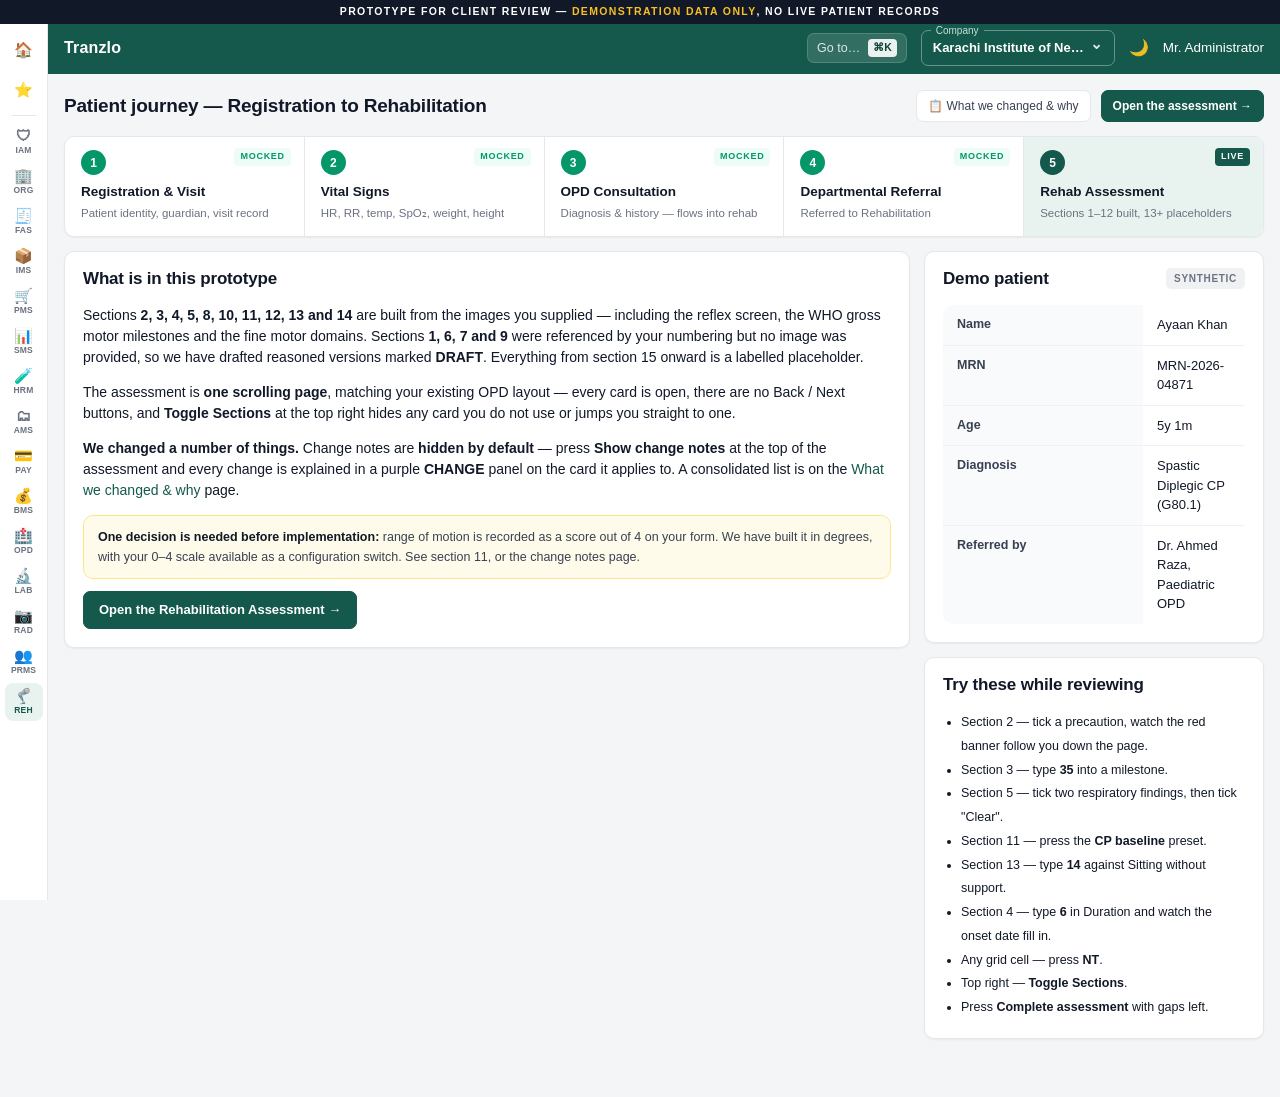
<file: index.html>
<!doctype html>
<html lang="en">
<head>
<meta charset="utf-8"><meta name="viewport" content="width=device-width, initial-scale=1">
<title>Rehabilitation Module — Prototype</title>
<link rel="stylesheet" href="assets/css/theme.css">
<link rel="stylesheet" href="assets/css/print.css">
</head>
<body>
<div class="proto-ribbon">Prototype for client review — <b>demonstration data only</b>, no live patient records</div>

<div class="page"><div class="wrap">
  <div class="pagebar">
    <h1>Patient journey — Registration to Rehabilitation</h1>
    <span class="spacer"></span>
    <a class="btn sm" href="change-notes.html">&#128203; What we changed &amp; why</a>
    <a class="btn sm primary" href="assessment.html">Open the assessment &rarr;</a>
  </div>

  <div class="jsteps">
    <a class="jstep done" href="journey/registration.html"><span class="tag">Mocked</span><div class="n">1</div><div class="t">Registration &amp; Visit</div><div class="d">Patient identity, guardian, visit record</div></a>
    <a class="jstep done" href="journey/vitals.html"><span class="tag">Mocked</span><div class="n">2</div><div class="t">Vital Signs</div><div class="d">HR, RR, temp, SpO&#8322;, weight, height</div></a>
    <a class="jstep done" href="journey/opd.html"><span class="tag">Mocked</span><div class="n">3</div><div class="t">OPD Consultation</div><div class="d">Diagnosis &amp; history — flows into rehab</div></a>
    <a class="jstep done" href="journey/referral.html"><span class="tag">Mocked</span><div class="n">4</div><div class="t">Departmental Referral</div><div class="d">Referred to Rehabilitation</div></a>
    <a class="jstep current" href="assessment.html"><span class="tag">Live</span><div class="n">5</div><div class="t">Rehab Assessment</div><div class="d">Sections 1&ndash;12 built, 13+ placeholders</div></a>
  </div>

  <div style="display:grid;grid-template-columns:1fr 340px;gap:14px;align-items:start" class="grid-resp">
    <div>
      <section class="card">
        <div class="ch"><h2>What is in this prototype</h2></div>
        <div class="cb">
          <p style="margin-top:0">Sections <b>2, 3, 4, 5, 8, 10, 11, 12, 13 and 14</b> are built from the images you supplied &mdash; including
          the reflex screen, the WHO gross motor milestones and the fine motor domains. Sections <b>1, 6, 7 and 9</b>
          were referenced by your numbering but no image was provided, so we have drafted reasoned versions marked
          <b>DRAFT</b>. Everything from section 15 onward is a labelled placeholder.</p>
          <p>The assessment is <b>one scrolling page</b>, matching your existing OPD layout — every card is open,
          there are no Back / Next buttons, and <b>Toggle Sections</b> at the top right hides any card you do not use
          or jumps you straight to one.</p>
          <p><b>We changed a number of things.</b> Change notes are <b>hidden by default</b> — press <b>Show change notes</b> at the top of the
          assessment and every change is explained in a purple <b>CHANGE</b> panel on the card it applies to. A consolidated list is on the
          <a href="change-notes.html">What we changed &amp; why</a> page.</p>
          <div class="callout warn"><b>One decision is needed before implementation:</b> range of motion is recorded as
          a score out of 4 on your form. We have built it in degrees, with your 0&ndash;4 scale available as a
          configuration switch. See section 11, or the change notes page.</div>
          <a class="btn primary" href="assessment.html">Open the Rehabilitation Assessment &rarr;</a>
        </div>
      </section>
    </div>

    <div>
      <section class="card">
        <div class="ch"><h2>Demo patient</h2><span class="tag">Synthetic</span></div>
        <div class="cb">
          <div class="kv" style="border:none">
            <div>Name</div><div>Ayaan Khan</div>
            <div>MRN</div><div>MRN-2026-04871</div>
            <div>Age</div><div id="ageCell">&mdash;</div>
            <div>Diagnosis</div><div>Spastic Diplegic CP (G80.1)</div>
            <div>Referred by</div><div>Dr. Ahmed Raza, Paediatric OPD</div>
          </div>
        </div>
      </section>
      <section class="card">
        <div class="ch"><h2>Try these while reviewing</h2></div>
        <div class="cb">
          <ul style="margin:0;padding-left:18px;font-size:12.5px;line-height:1.9">
            <li>Section 2 — tick a precaution, watch the red banner follow you down the page.</li>
            <li>Section 3 — type <b>35</b> into a milestone.</li>
            <li>Section 5 — tick two respiratory findings, then tick "Clear".</li>
            <li>Section 11 — press the <b>CP baseline</b> preset.</li>
            <li>Section 13 — type <b>14</b> against Sitting without support.</li>
            <li>Section 4 — type <b>6</b> in Duration and watch the onset date fill in.</li>
            <li>Any grid cell — press <b>NT</b>.</li>
            <li>Top right — <b>Toggle Sections</b>.</li>
            <li>Press <b>Complete assessment</b> with gaps left.</li>
          </ul>
        </div>
      </section>
    </div>
  </div>
</div></div>

<script src="assets/js/config.js"></script>
<script src="assets/js/demo-data.js"></script>
<script src="assets/js/components.js"></script>
<script>
  UI.shell({ active: 'REH' });
  document.getElementById('ageCell').textContent = UI.ageFromDob(DEMO.patient.dob).label;
</script>
<style>@media(max-width:940px){.grid-resp{grid-template-columns:1fr!important}}</style>
</body>
</html>
</file>
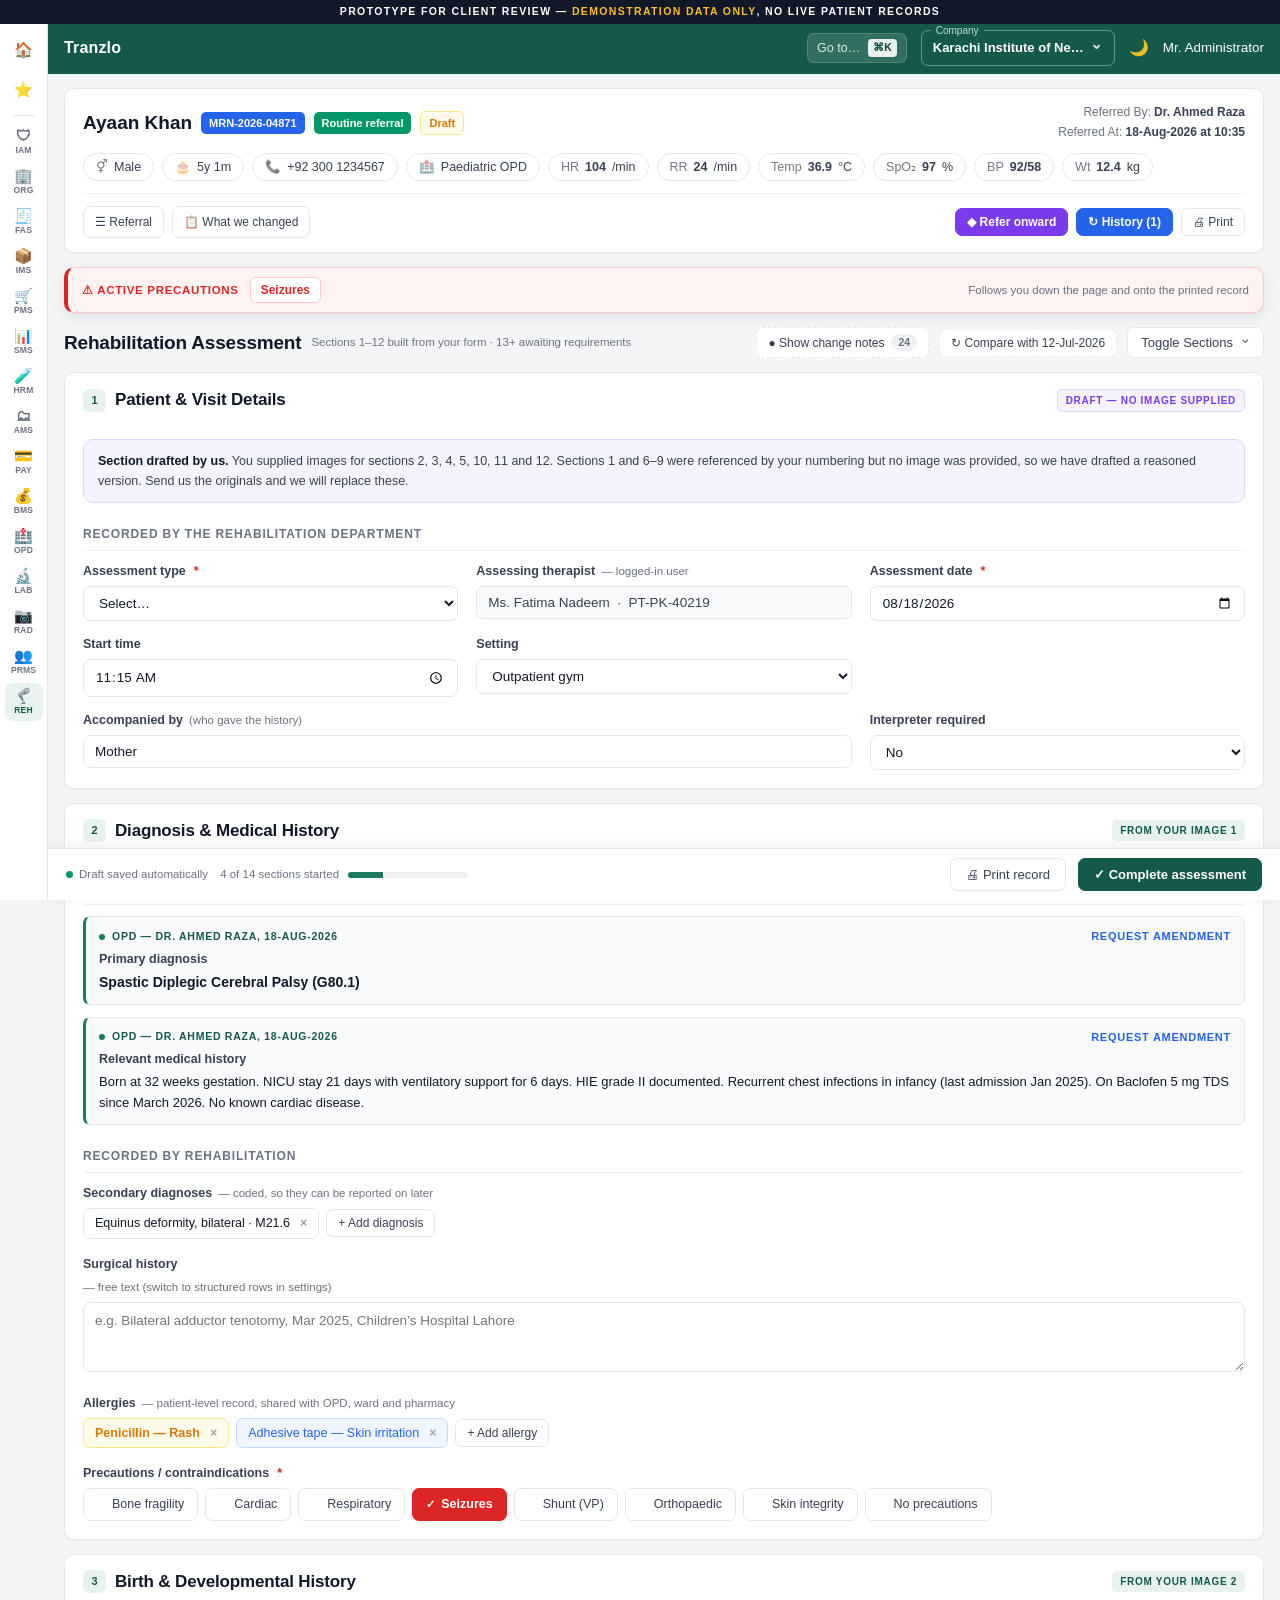
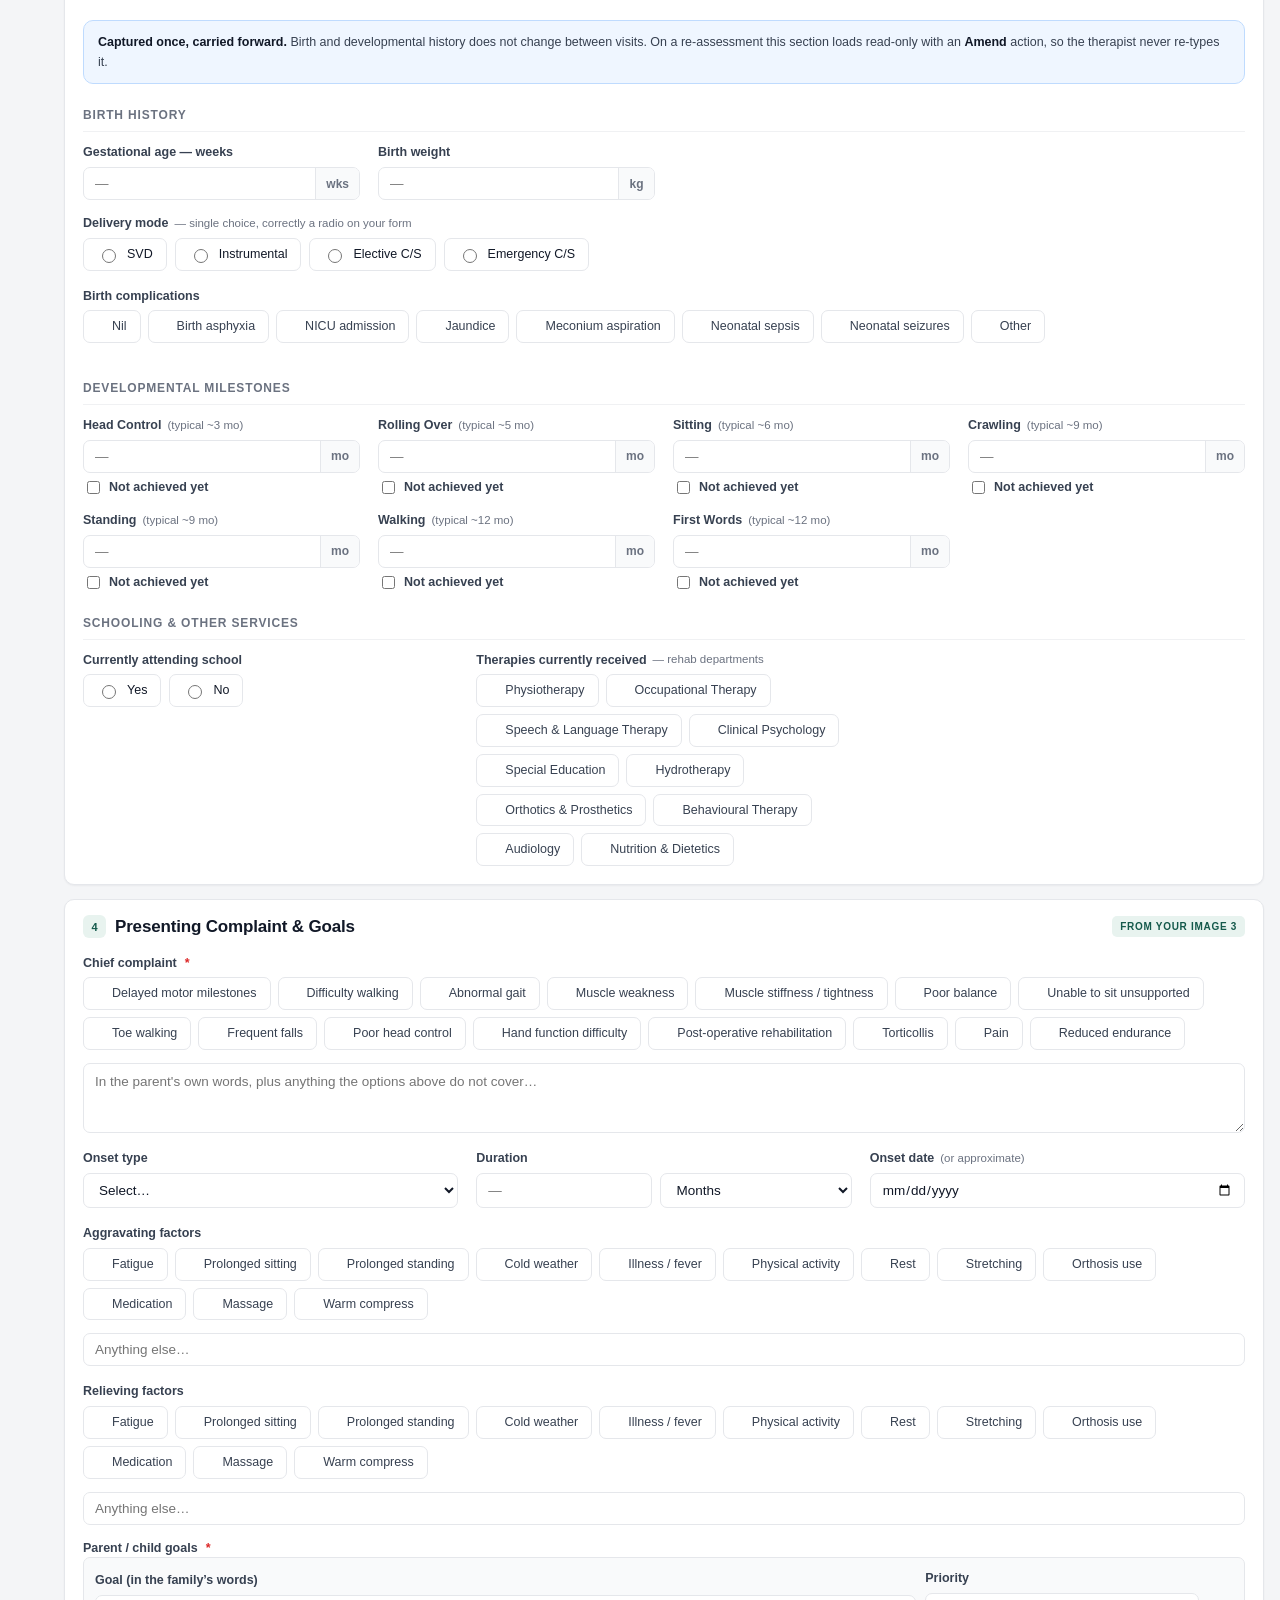
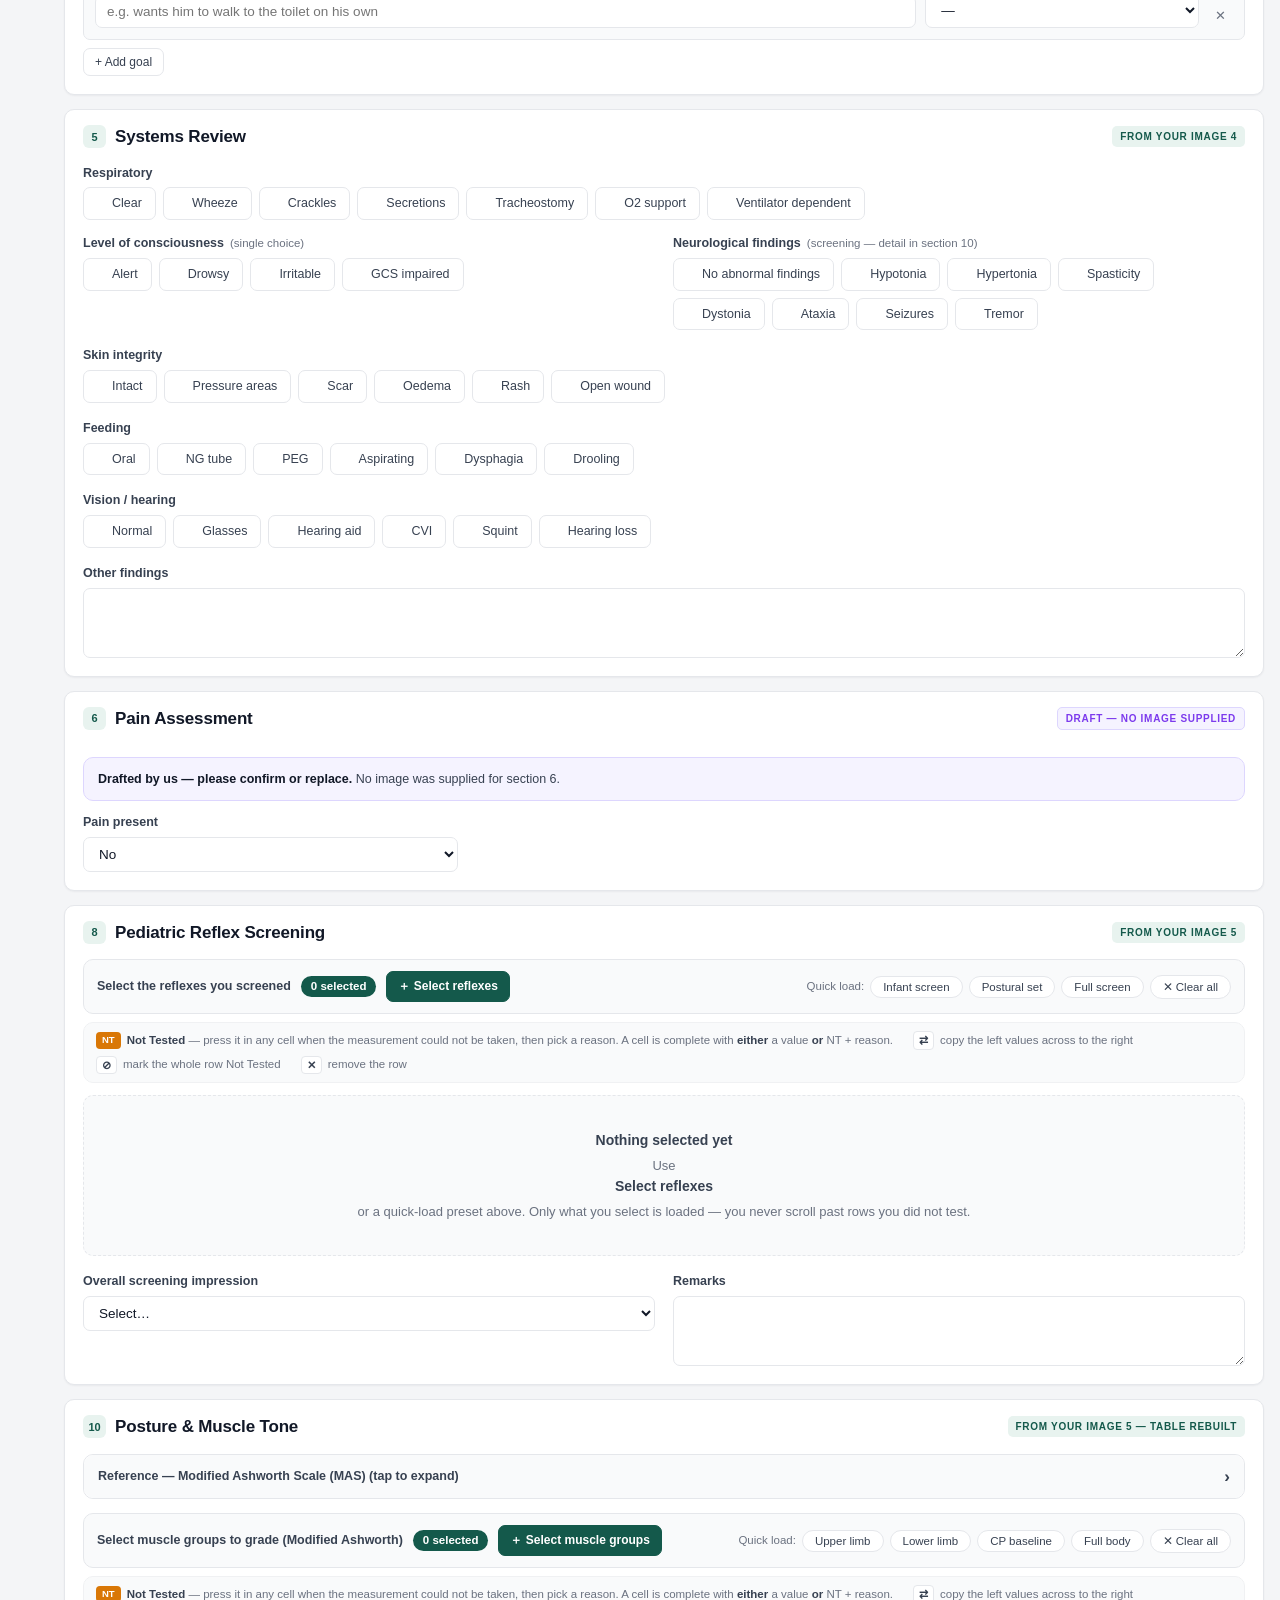
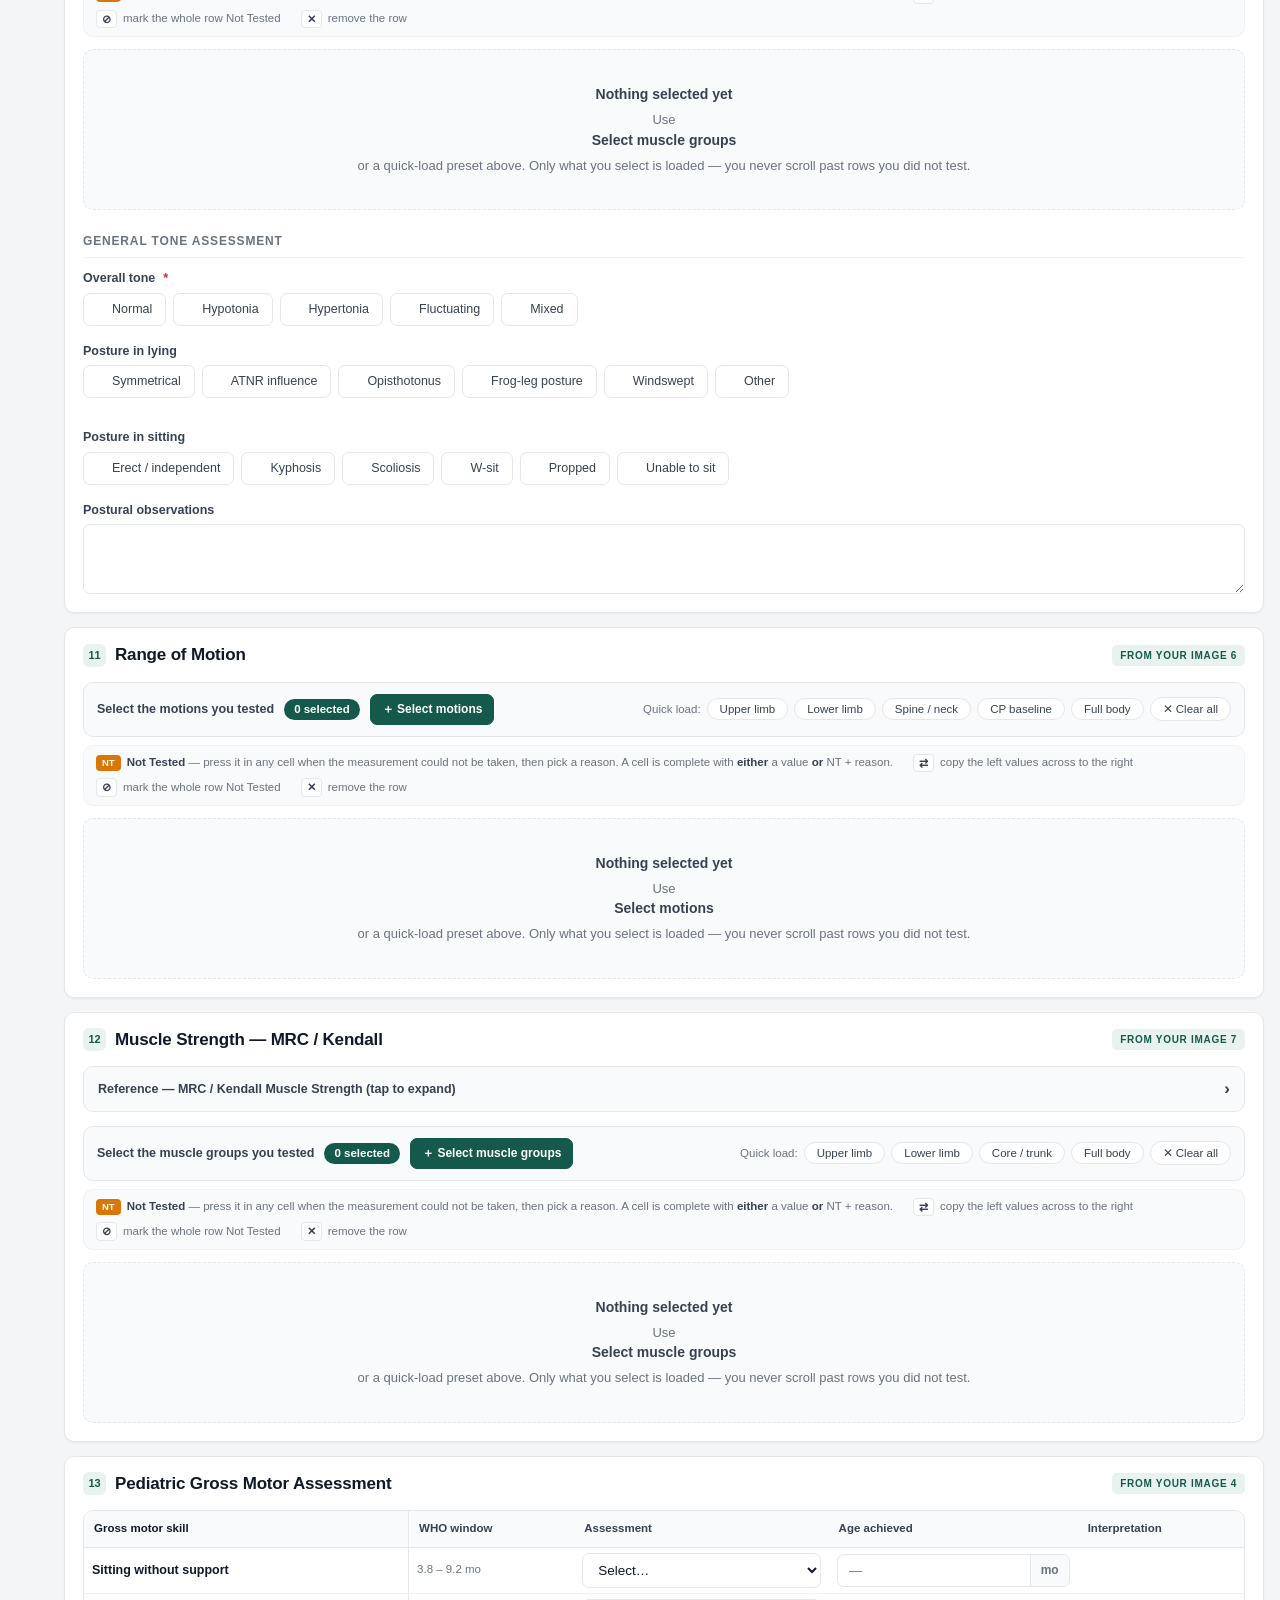
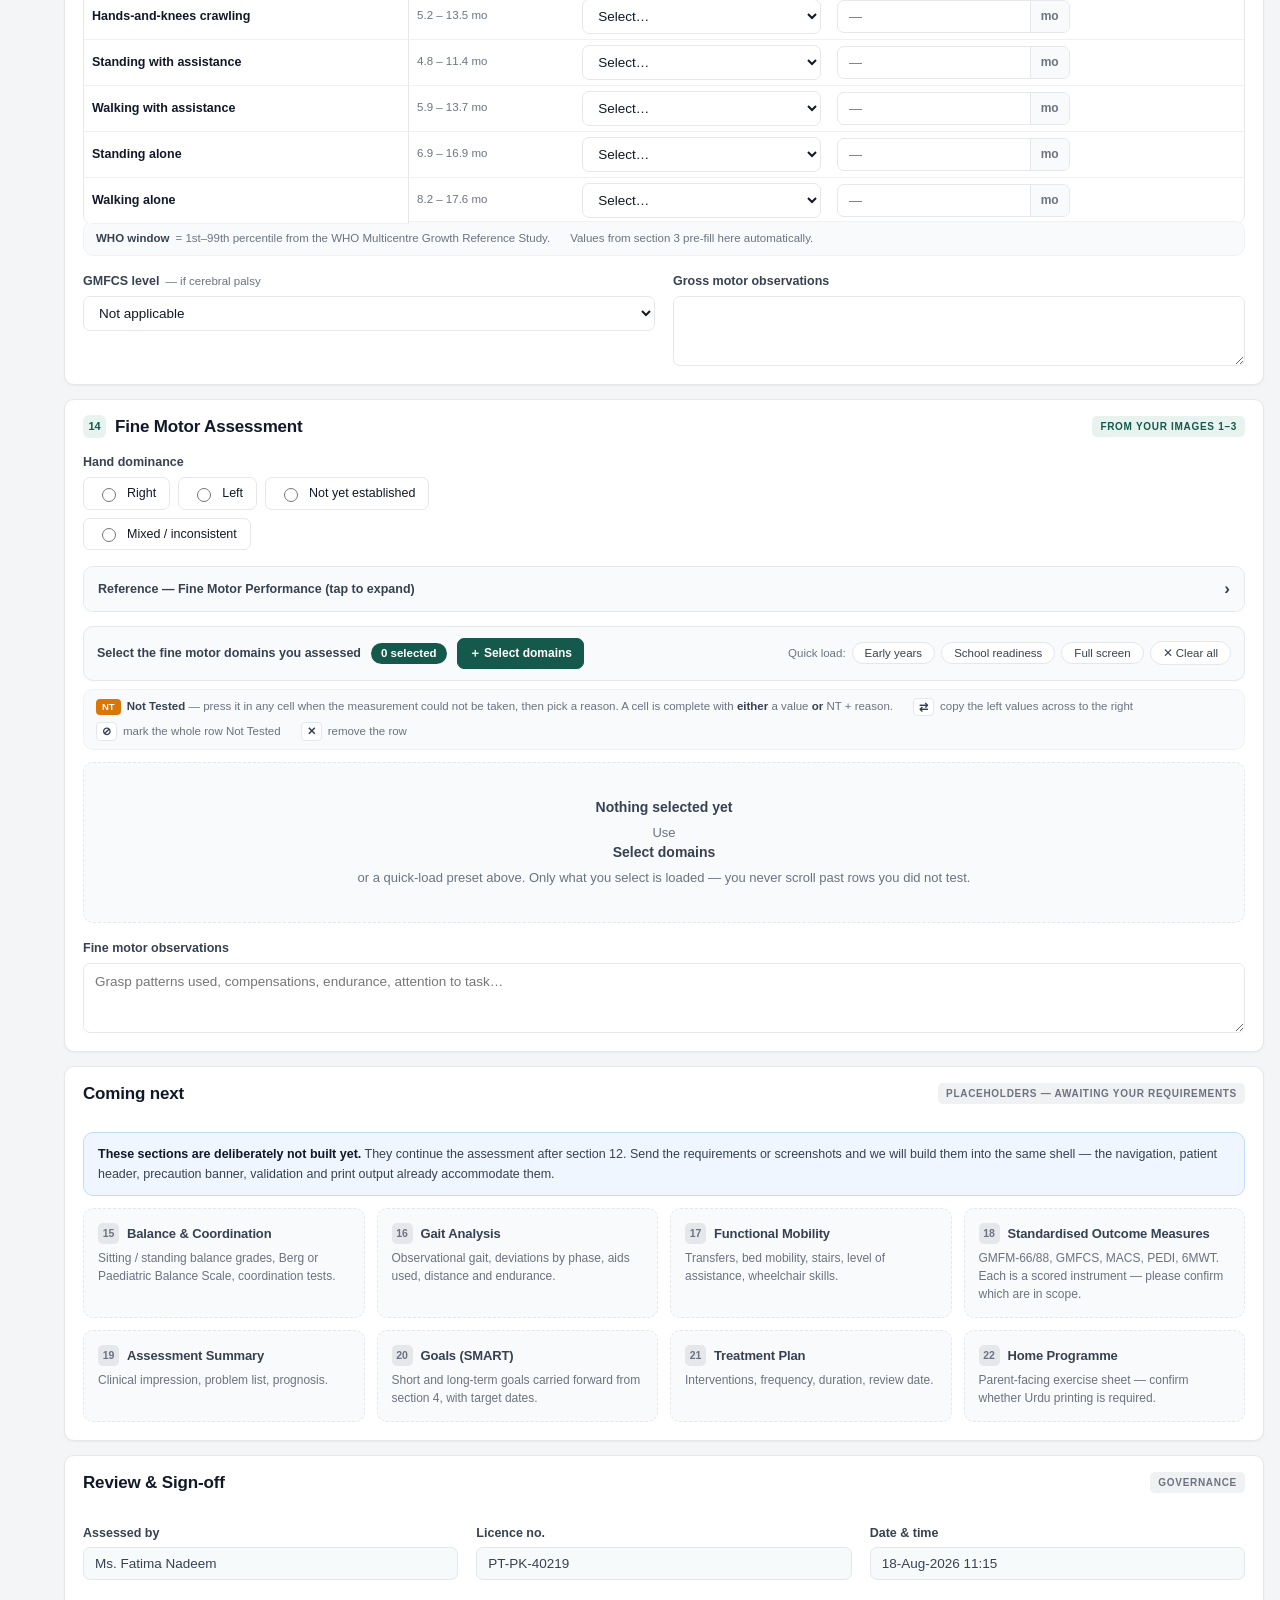
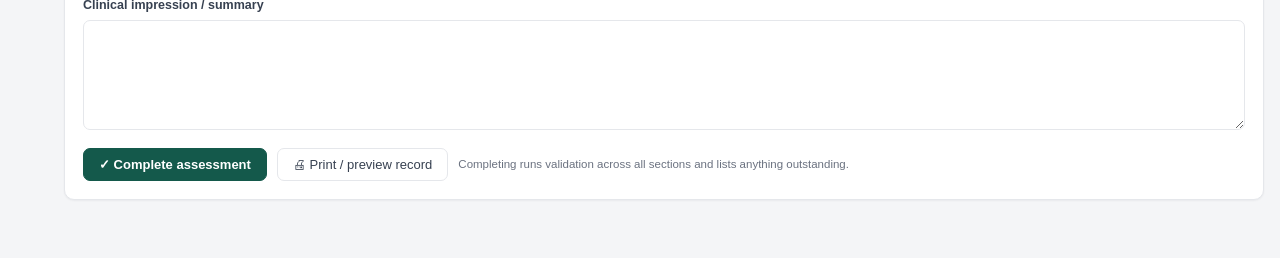
<file: assessment.html>
<!doctype html>
<html lang="en">
<head>
<meta charset="utf-8">
<meta name="viewport" content="width=device-width, initial-scale=1">
<title>Rehabilitation Assessment — Prototype</title>
<link rel="stylesheet" href="assets/css/theme.css">
<link rel="stylesheet" href="assets/css/print.css">
</head>
<body class="hide-notes">

<div class="proto-ribbon">Prototype for client review — <b>demonstration data only</b>, no live patient records</div>

<div class="page"><div class="wrap">

  <div id="patientBar"></div>

  <div class="pagebar">
    <h1>Rehabilitation Assessment</h1>
    <span class="hint">Sections 1&ndash;12 built from your form &middot; 13+ awaiting requirements</span>
    <span class="spacer"></span>
    <button class="btn sm tgl" type="button" id="btnNotes" aria-pressed="false"
      title="Show the notes explaining what we changed from your original form and why. Hidden by default.">
      &#9679; Show change notes <span class="cnt" id="notesCount"></span>
    </button>
    <button class="btn sm tgl" type="button" id="btnCompare" aria-pressed="false"
      title="Show values from the previous assessment beside each measurement">
      &#8635; Compare with 12-Jul-2026
    </button>
    <div class="sec-toggle" id="secToggle">
      <button class="tbtn" type="button" id="secToggleBtn">Toggle Sections</button>
      <div class="sec-menu" id="secMenu"></div>
    </div>
  </div>

  <div class="vsummary" id="vsummary"></div>


  <!-- ===================== 1. PATIENT & VISIT DETAILS ==================== -->
  <section class="card" id="sec-1" data-num="1" data-title="Patient &amp; Visit Details">
    <div class="ch"><h2><span class="num">1</span> Patient &amp; Visit Details</h2><span class="tag draft">Draft — no image supplied</span></div>
    <div class="cb">
      <div class="callout draft"><b>Section drafted by us.</b> You supplied images for sections 2, 3, 4, 5, 10, 11 and 12. Sections 1 and 6–9 were referenced by your numbering but no image was provided, so we have drafted a reasoned version. Send us the originals and we will replace these.</div>

      <details class="change-note" open>
        <summary>Patient identity is not repeated in this section</summary>
        <div class="cn-body">
          <p><span class="cn-k">What changed</span> — Name, MRN, age, sex, contact, clinic, vitals and the referral source are <b>not re-typed or re-listed here</b>. They already sit in the patient header at the top of the page, where they stay visible while the therapist scrolls. This section holds only what the rehabilitation department itself records.</p>
          <p><span class="cn-k">Why</span> — When the same field is typed in two departments, the two copies disagree within weeks and nobody knows which is correct. And repeating read-only demographics inside the form pushes the fields that <i>do</i> need filling further down the page for no benefit.</p>
          <p><span class="cn-k">Effect for the therapist</span> — Fewer fields to fill, identity always in view, and the demographic data on the physio record always matches the front desk.</p>
        </div>
      </details>

      <div class="sub">Recorded by the rehabilitation department</div>
      <div class="grid3">
        <div class="field">
          <label class="req">Assessment type</label>
          <select data-field="assessType" data-required="1">
            <option value="">Select…</option>
            <option>Initial assessment</option><option>Re-assessment</option>
            <option>Pre-discharge assessment</option><option>Annual review</option>
          </select>
          <span class="err-msg">Required</span>
        </div>
        <div class="field">
          <label>Assessing therapist <span class="hint">— logged-in user</span></label>
          <input type="text" data-field="therapist" id="therapistField" readonly>
        </div>
        <div class="field">
          <label class="req">Assessment date</label>
          <input type="date" data-field="assessDate" value="2026-08-18" data-required="1">
          <span class="err-msg">Required</span>
        </div>
        <div class="field"><label>Start time</label><input type="time" data-field="startTime" value="11:15"></div>
        <div class="field"><label>Setting</label>
          <select data-field="setting"><option>Outpatient gym</option><option>Bedside / ward</option><option>Home visit</option><option>Tele-rehabilitation</option></select>
        </div>
        <div class="field span2">
          <label>Accompanied by <span class="hint">(who gave the history)</span></label>
          <input type="text" data-field="informant" value="Mother">
        </div>
        <div class="field">
          <label>Interpreter required</label>
          <select data-field="interpreter"><option>No</option><option>Yes — Urdu</option><option>Yes — Punjabi</option><option>Yes — Pashto</option></select>
        </div>
      </div>
    </div>
  </section>

  <!-- ================== 2. DIAGNOSIS & MEDICAL HISTORY ================== -->
  <section class="card" id="sec-2" data-num="2" data-title="Diagnosis &amp; Medical History">
    <div class="ch"><h2><span class="num">2</span> Diagnosis &amp; Medical History</h2><span class="tag src">From your image 1</span></div>
    <div class="cb">

      <details class="change-note" open>
        <summary>"will be in OPD" / "will be in rehab" — how we handled it</summary>
        <div class="cn-body">
          <p><span class="cn-k">What changed</span> — Your form annotated some rows "will be in OPD" and others "will be in rehab". We have made that split <b>visible on screen</b>. Fields owned by OPD appear as read-only cards with a source badge (<i>From OPD — Dr. Ahmed Raza, 18-Aug-2026</i>) and a <b>Request amendment</b> link. Fields owned by rehab are normal inputs.</p>
          <p><span class="cn-k">Why</span> — A therapist silently editing the doctor's diagnosis creates a clinical and legal problem: the record no longer shows who decided what. An amendment request keeps the audit trail intact.</p>
        </div>
      </details>

      <div class="sub">Inherited from the OPD consultation</div>
      <div style="display:grid;gap:12px" id="inheritedOpd"></div>

      <div class="sub">Recorded by rehabilitation</div>
      <div class="field" style="margin-bottom:16px">
        <label>Secondary diagnoses <span class="hint">— coded, so they can be reported on later</span></label>
        <div class="chipset" id="secondaryDx"></div>
      </div>

      <div class="field" style="margin-bottom:6px"><label>Surgical history</label><span class="hint" id="surgeryModeHint"></span></div>
      <div id="surgeries"></div>

      <details class="change-note">
        <summary>Allergies now write to the patient record, not to this form</summary>
        <div class="cn-body">
          <p><span class="cn-k">What changed</span> — Allergies were a free-text box on your form. They are now <b>severity-coded entries on the patient's permanent record</b>, displayed here and editable here, but stored once at patient level.</p>
          <p><span class="cn-k">Why</span> — An allergy typed into a physiotherapy form is invisible to OPD, to the ward and to pharmacy. That is a patient-safety gap, and it is the kind of finding that fails an accreditation review. Recording it once means every department sees it.</p>
        </div>
      </details>

      <div class="field" style="margin:16px 0">
        <label>Allergies <span class="hint">— patient-level record, shared with OPD, ward and pharmacy</span></label>
        <div class="chipset" id="allergies"></div>
      </div>

      <details class="change-note">
        <summary>Precautions now follow the therapist through the whole form</summary>
        <div class="cn-body">
          <p><span class="cn-k">What changed</span> — Precautions were one checkbox row at the bottom of section 2. Now, whatever you tick here appears as a <b>red banner pinned under the patient name</b> that stays with you as you scroll, and prints on the record.</p>
          <p><span class="cn-k">Why</span> — A therapist mobilising a child with fragile bones or a VP shunt should not have to remember a checkbox they ticked eight cards ago. Tick one below and watch the banner appear at the top of the page.</p>
        </div>
      </details>

      <div class="field" style="margin-top:14px">
        <label class="req">Precautions / contraindications</label>
        <div id="precautions"></div>
      </div>
    </div>
  </section>

  <!-- ============= 3. BIRTH & DEVELOPMENTAL HISTORY ==================== -->
  <section class="card" id="sec-3" data-num="3" data-title="Birth &amp; Developmental History">
    <div class="ch"><h2><span class="num">3</span> Birth &amp; Developmental History</h2><span class="tag src">From your image 2</span></div>
    <div class="cb">
      <div class="callout"><b>Captured once, carried forward.</b> Birth and developmental history does not change between visits. On a re-assessment this section loads read-only with an <b>Amend</b> action, so the therapist never re-types it.</div>

      <div class="sub">Birth history</div>
      <div class="grid4">
        <div class="field"><label>Gestational age — weeks</label><div id="gaWeeks"></div></div>
        <div class="field opt-gaDays"><label>&nbsp;days</label><div id="gaDays"></div></div>
        <div class="field"><label>Birth weight</label><div id="birthWeight"></div></div>
        <div class="field opt-birthHc"><label>Head circumference at birth</label><div id="birthHc"></div></div>
      </div>

      <details class="change-note">
        <summary>Gestational-age days and birth head circumference are settings-driven</summary>
        <div class="cn-body">
          <p><span class="cn-k">What changed</span> — Both fields are <b>off by default</b> and controlled from the configuration, not by editing the form.</p>
          <p><span class="cn-k">Why</span> — Prematurity is properly graded in weeks <i>and</i> days (32+4 is not 32+0), and a preterm child's corrected age is calculated from it — so the field has real value for a neonatal-heavy caseload. For a general paediatric clinic it is noise. Making it a setting means one site can have it and another not, from the same build.</p>
        </div>
      </details>

      <div class="field" style="margin-top:14px"><label>Delivery mode <span class="hint">— single choice, correctly a radio on your form</span></label>
        <div class="radios" id="deliveryMode"></div>
      </div>

      <div class="field" style="margin-top:16px"><label>Birth complications</label><div id="birthComplications"></div></div>

      <div class="grid2" id="nicu-detail" style="display:none;margin-top:14px;padding:12px;background:#f7fafb;border:1px solid var(--line);border-radius:8px">
        <div class="field"><label class="req">NICU duration</label><div id="nicuDays"></div><span class="err-msg">Required when NICU admission is ticked</span></div>
        <div class="field"><label>Ventilation duration</label><div id="ventDays"></div></div>
      </div>

      <details class="change-note">
        <summary>NICU and ventilation duration only appear when they apply</summary>
        <div class="cn-body">
          <p><span class="cn-k">What changed</span> — These two fields are hidden until "NICU admission" is ticked, and then they become required.</p>
          <p><span class="cn-k">Why</span> — On the original form they sit in the middle of the page for every child, including full-term babies who went straight home. Conditional display removes noise and, once revealed, makes sure the field is actually completed. Try ticking <b>NICU admission</b> above.</p>
        </div>
      </details>

      <div class="sub">Developmental milestones</div>

      <details class="change-note" open>
        <summary>Milestones now interpret themselves</summary>
        <div class="cn-body">
          <p><span class="cn-k">What changed</span> — Each milestone is a number in months, plus a <b>"Not achieved yet"</b> option, plus an automatic flag comparing the entry against normal ranges: <b>Within range</b> / <b>Mild delay</b> / <b>Significant delay</b>.</p>
          <p><span class="cn-k">Why</span> — Two reasons. First, a child with cerebral palsy who has never walked cannot be given a number, so the original form has no valid answer for the most important cases. Second, "walking 35 months" only means something to a reader who knows that typical is 12 — the form should say so, not rely on memory. Type a value below and watch the flag.</p>
        </div>
      </details>

      <div class="grid4" id="milestones"></div>

      <div class="sub">Schooling &amp; other services</div>
      <div class="grid3">
        <div class="field">
          <label>Currently attending school</label>
          <div class="radios" id="schoolAttending"></div>
        </div>
        <div class="field school-detail" style="display:none"><label>School / grade</label><input type="text" data-field="school" placeholder="e.g. Special education unit, Grade 1"></div>
        <div class="field">
          <label>Therapies currently received <span class="hint">— rehab departments</span></label>
          <div id="otherTherapy"></div>
        </div>
      </div>

      <details class="change-note">
        <summary>Two changes here you asked for</summary>
        <div class="cn-body">
          <p><span class="cn-k">Schooling</span> — "Current school / grade" was one text box that had no answer for a child who is not in school. It is now a yes/no first; the grade box only appears when the answer is yes.</p>
          <p><span class="cn-k">Therapies</span> — free text replaced by a pick-list of your own rehabilitation departments. Free text meant "SLT", "speech", "Speech Therapy" and "S/L therapy" all sat in the database as different services, so you could never count how many of your patients are shared with another department. Picking from the department list makes that a report.</p>
          <p><span class="cn-k">Removed</span> — "Developmental concerns raised by the family" has gone. It asked for the same thing as Chief Complaint in section 4, and two boxes for one answer means one of them is always the empty one.</p>
        </div>
      </details>
    </div>
  </section>

  <!-- ================= 4. PRESENTING COMPLAINT & GOALS ================= -->
  <section class="card" id="sec-4" data-num="4" data-title="Presenting Complaint &amp; Goals">
    <div class="ch"><h2><span class="num">4</span> Presenting Complaint &amp; Goals</h2><span class="tag src">From your image 3</span></div>
    <div class="cb">

      <details class="change-note" open>
        <summary>Complaints and factors are pick-then-type, not type-only</summary>
        <div class="cn-body">
          <p><span class="cn-k">What changed</span> — Chief complaint, aggravating factors and relieving factors keep their free-text box, but now sit under a row of common options the therapist can tap.</p>
          <p><span class="cn-k">Why</span> — Free text alone means "delayed milestones", "delay in milestone", "DMD?" and "milestone delay" all end up in the database as different things, and you can never report on your own caseload. Tapping a standard option takes one second and makes the data countable; the free-text box is still there for everything that does not fit.</p>
        </div>
      </details>

      <div class="field"><label class="req">Chief complaint</label>
        <div id="complaintPills" style="margin-bottom:8px"></div>
        <textarea data-field="chiefComplaint" data-required="1" placeholder="In the parent's own words, plus anything the options above do not cover…"></textarea>
        <span class="err-msg">Required</span>
      </div>

      <div class="grid3" style="margin-top:16px">
        <div class="field"><label>Onset type</label>
          <select data-field="onsetType"><option value="">Select…</option><option>Since birth</option><option>Gradual</option><option>Sudden</option><option>Post-operative</option><option>Post-injury</option></select>
        </div>
        <div class="field">
          <label>Duration</label>
          <div style="display:flex;gap:8px">
            <input type="number" min="0" data-field="durationValue" id="durationValue" placeholder="—" style="flex:1">
            <select data-field="durationUnit" id="durationUnit" style="flex:1.1"></select>
          </div>
        </div>
        <div class="field"><label>Onset date <span class="hint">(or approximate)</span></label><input type="date" data-field="onsetDate" id="onsetDate"></div>
      </div>

      <details class="change-note">
        <summary>Onset date and duration now calculate each other</summary>
        <div class="cn-body">
          <p><span class="cn-k">What changed</span> — Duration was a read-only box computed from the onset date. Both are now open: enter a duration and the onset date fills in; enter an onset date and the duration fills in. Duration sits first because it is what families actually say.</p>
          <p><span class="cn-k">Why</span> — A parent almost never gives a date. They say "about six months". Forcing the therapist to work backwards to a calendar date before the form will accept anything wastes time and produces invented dates. Let them enter whichever they were told, and the form derives the other.</p>
        </div>
      </details>

      <div class="field" style="margin-top:16px"><label>Aggravating factors</label>
        <div id="aggravatingPills" style="margin-bottom:8px"></div>
        <input type="text" data-field="aggravatingOther" placeholder="Anything else…">
      </div>
      <div class="field" style="margin-top:16px"><label>Relieving factors</label>
        <div id="relievingPills" style="margin-bottom:8px"></div>
        <input type="text" data-field="relievingOther" placeholder="Anything else…">
      </div>

      <details class="change-note">
        <summary>Goals are now separate, prioritised rows</summary>
        <div class="cn-body">
          <p><span class="cn-k">What changed</span> — "Parent / Child Goals" was one large text box. It is now a list where each goal is its own row with a priority.</p>
          <p><span class="cn-k">Why</span> — Goals are what you review at discharge and what you report progress against. If three goals are buried in one paragraph you cannot mark one achieved. Separate rows now become measurable goals in the treatment plan later — no re-typing.</p>
        </div>
      </details>

      <div class="field" style="margin-top:14px"><label class="req">Parent / child goals</label></div>
      <div id="goals"></div>
      <span class="err-msg" id="goalsErr" style="display:none">At least one goal is required</span>

      <div class="prev-physio-block" style="display:none">
        <div class="sub">Previous physiotherapy</div>
        <div class="grid4">
          <div class="field"><label>Received previously?</label>
            <select data-field="prevPhysio" id="prevPhysio"><option value="">Select…</option><option value="no">No</option><option value="yes">Yes</option></select>
          </div>
          <div class="field prev-physio" style="display:none"><label>Where</label><input type="text" data-field="prevWhere"></div>
          <div class="field prev-physio" style="display:none"><label>Approx. sessions</label><input type="number" data-field="prevSessions" min="0"></div>
          <div class="field prev-physio" style="display:none"><label>Outcome</label>
            <select data-field="prevOutcome"><option value="">Select…</option><option>Improved</option><option>No change</option><option>Deteriorated</option><option>Discontinued</option></select>
          </div>
        </div>
      </div>
    </div>
  </section>

  <!-- ========================= 5. SYSTEMS REVIEW ======================= -->
  <section class="card" id="sec-5" data-num="5" data-title="Systems Review">
    <div class="ch"><h2><span class="num">5</span> Systems Review</h2><span class="tag src">From your image 4</span></div>
    <div class="cb">

      <details class="change-note" open>
        <summary>"Radio Selection" changed to multi-select — this one matters</summary>
        <div class="cn-body">
          <p><span class="cn-k">What changed</span> — Your form marks the Respiratory row as a radio button, meaning only one option can be chosen. We have made it multi-select, with <b>Clear</b> behaving as an exclusive option: tick Clear and everything else clears; tick any finding and Clear clears itself. The same rule now applies to Skin (<b>Intact</b>), Vision/Hearing (<b>Normal</b>) and Birth Complications (<b>Nil</b>).</p>
          <p><span class="cn-k">Why</span> — A child can have a tracheostomy <i>and</i> secretions <i>and</i> be on oxygen at the same time. A radio button forces the therapist to record only one of the three, and the two they drop are usually the two that matter. Try it below — tick two findings, then tick "Clear".</p>
        </div>
      </details>

      <div class="field"><label>Respiratory</label><div id="respiratory"></div></div>

      <details class="change-note">
        <summary>Neurological split into two questions</summary>
        <div class="cn-body">
          <p><span class="cn-k">What changed</span> — Your single Neurological row mixed <b>Alert / GCS impaired</b> (level of consciousness) with <b>Hypotonia / Hypertonia / Spasticity / Ataxia</b> (motor findings). We have separated them into two questions.</p>
          <p><span class="cn-k">Why</span> — They are different clinical axes and a child has an answer to both at once. Mixing them in one list means the therapist must choose between recording that the child is alert and recording that the child is spastic.</p>
        </div>
      </details>

      <div class="grid2" style="margin-top:14px">
        <div class="field"><label>Level of consciousness <span class="hint">(single choice)</span></label><div id="consciousness"></div></div>
        <div class="field"><label>Neurological findings <span class="hint">(screening — detail in section 10)</span></label><div id="neuroFindings"></div></div>
      </div>

      <div class="field" style="margin-top:16px"><label>Skin integrity</label><div id="skin"></div></div>
      <div class="field" style="margin-top:16px"><label>Feeding</label><div id="feeding"></div></div>
      <div class="field" style="margin-top:16px"><label>Vision / hearing</label><div id="visionHearing"></div></div>
      <div class="field" style="margin-top:16px"><label>Other findings</label><textarea data-field="systemsOther"></textarea></div>
    </div>
  </section>

  <!-- ==================== 6-9 DRAFT SECTIONS ========================== -->
  <section class="card" id="sec-6" data-num="6" data-title="Pain Assessment">
    <div class="ch"><h2><span class="num">6</span> Pain Assessment</h2><span class="tag draft">Draft — no image supplied</span></div>
    <div class="cb">
      <div class="callout draft"><b>Drafted by us — please confirm or replace.</b> No image was supplied for section 6.</div>
      <details class="change-note" open>
        <summary>The pain scale is chosen by the child's age, automatically</summary>
        <div class="cn-body">
          <p><span class="cn-k">What we propose</span> — The form reads the child's age from the date of birth and offers the correct instrument: <b>FLACC</b> (observational) under 3 years, <b>Wong-Baker FACES</b> for 3–7, <b>Numeric 0–10</b> from 8 upwards.</p>
          <p><span class="cn-k">Why</span> — Asking a two-year-old to rate pain out of ten produces a meaningless number. Using the wrong instrument makes the score unusable and unauditable. The current demo patient is <b id="ageEcho">—</b>, so the form has selected <b id="scaleEcho">—</b>.</p>
        </div>
      </details>
      <div class="grid3">
        <div class="field"><label>Pain present</label><select data-field="painPresent" id="painPresent"><option value="no">No</option><option value="yes">Yes</option></select></div>
        <div class="field pain-detail" style="display:none"><label>Instrument</label><input type="text" id="painInstrument" readonly style="background:#f7fafb"></div>
        <div class="field pain-detail" style="display:none"><label>Score</label><div id="painScore"></div></div>
        <div class="field pain-detail span2" style="display:none"><label>Site(s)</label><input type="text" data-field="painSite" placeholder="e.g. bilateral hamstrings, left hip"></div>
        <div class="field pain-detail" style="display:none"><label>Timing</label><select data-field="painTiming"><option value="">Select…</option><option>At rest</option><option>On movement</option><option>Night pain</option><option>Constant</option></select></div>
      </div>
    </div>
  </section>

  <section class="card hidden" id="sec-7" data-hidden="1" data-num="7" data-title="Anthropometry &amp; Observation">
    <div class="ch"><h2><span class="num">7</span> Anthropometry &amp; Observation</h2><span class="tag draft">Draft — no image supplied</span></div>
    <div class="cb">
      <div class="callout draft"><b>Drafted by us — please confirm or replace.</b></div>
      <div class="callout"><b>Weight, height and head circumference come from Vital Signs</b> and are shown read-only. Only measurements a physiotherapist takes — limb length, girth, leg-length discrepancy — are entered here.</div>
      <div class="grid4" id="anthro"></div>
      <div class="sub">Observation</div>
      <div class="grid2">
        <div class="field"><label>Orthoses / assistive devices in use</label><input type="text" data-field="orthoses" placeholder="e.g. bilateral AFOs, posterior walker"></div>
        <div class="field"><label>Device condition / fit</label><select data-field="deviceFit"><option value="">Select…</option><option>Appropriate</option><option>Needs adjustment</option><option>Outgrown — review required</option><option>Not used at home</option></select></div>
        <div class="field span2"><label>General observation</label><textarea data-field="observation"></textarea></div>
      </div>
    </div>
  </section>

  <section class="card" id="sec-8" data-num="8" data-title="Pediatric Reflex Screening">
    <div class="ch"><h2><span class="num">8</span> Pediatric Reflex Screening</h2><span class="tag src">From your image 5</span></div>
    <div class="cb">

      <details class="change-note" open>
        <summary>Built as a per-reflex grid rather than one status for the whole screen</summary>
        <div class="cn-body">
          <p><span class="cn-k">Your layout</span> — a checklist of reflexes, then a single Status, a single Response and a single Clinical Significance underneath.</p>
          <p><span class="cn-k">Prototype</span> — you tick which reflexes you screened, and each one loads a row with <b>its own</b> Status, Response, Clinical Significance and Remarks.</p>
          <p><span class="cn-k">Why</span> — One status cannot describe nine reflexes. A child with cerebral palsy typically has a retained ATNR and an integrated Moro at the same time; that is the finding, and a single shared status erases it. Retained ATNR alone changes seating, positioning and hand-function goals, so it has to be recorded against the reflex it belongs to.</p>
          <p><span class="cn-k">Added</span> — each row shows the age by which the reflex normally integrates, and turns amber when this child is already past it. Age is read from the date of birth.</p>
        </div>
      </details>

      <div id="grid-reflex"></div>

      <div class="grid2" style="margin-top:16px">
        <div class="field"><label>Overall screening impression</label>
          <select data-field="reflexImpression">
            <option value="">Select…</option>
            <option>Age-appropriate — no retained primitive reflexes</option>
            <option>Isolated retention — monitor</option>
            <option>Multiple retained reflexes — significant</option>
            <option>Asymmetrical pattern — significant</option>
            <option>Screening incomplete</option>
          </select>
        </div>
        <div class="field"><label>Remarks</label><textarea data-field="reflexRemarks"></textarea></div>
      </div>
    </div>
  </section>

  <section class="card hidden" id="sec-9" data-hidden="1" data-num="9" data-title="Sensory Assessment">
    <div class="ch"><h2><span class="num">9</span> Sensory Assessment</h2><span class="tag draft">Draft — no image supplied</span></div>
    <div class="cb">
      <div class="callout draft"><b>Drafted by us — please confirm or replace.</b></div>
      <div class="grid2" id="sensory"></div>
      <div class="field" style="margin-top:14px"><label>Sensory processing observations</label><textarea data-field="sensoryNotes" placeholder="Tactile defensiveness, vestibular seeking, response to textures…"></textarea></div>
    </div>
  </section>

  <!-- ================== 10. POSTURE & MUSCLE TONE ===================== -->
  <section class="card" id="sec-10" data-num="10" data-title="Posture &amp; Muscle Tone">
    <div class="ch"><h2><span class="num">10</span> Posture &amp; Muscle Tone</h2><span class="tag src">From your image 5 — table rebuilt</span></div>
    <div class="cb">

      <details class="change-note" open>
        <summary>The Ashworth table has been rebuilt — please read this one</summary>
        <div class="cn-body">
          <p><span class="cn-k">What we found</span> — On your form the table header reads <b>Body Region | Left MAS Grade | Right MAS Grade | Notes</b>, but the rows pair <b>two different muscles</b>: "Elbow Flexors" in column 1 and "Elbow Extensors" in column 3. So the column labelled "Right MAS Grade" is not the right side of the body — it is the grade of a second, different muscle. As drawn, the table cannot record left-versus-right.</p>
          <p><span class="cn-k">What changed</span> — Each muscle group is now one row, with a genuine <b>Left</b> and <b>Right</b> grade. You select which groups you want from a catalogue, exactly as in sections 11 and 12.</p>
          <p><span class="cn-k">Why</span> — In cerebral palsy and hemiplegia the difference between the two sides <i>is</i> the finding. A form that cannot express it cannot support the treatment decision or show progress.</p>
        </div>
      </details>

      <div id="masRef"></div>
      <div id="grid-tone"></div>

      <div class="sub">General tone assessment</div>
      <div class="callout warn" id="toneConflict" style="display:none"></div>
      <div class="field"><label class="req">Overall tone</label><div id="overallTone"></div></div>
      <div class="field" style="margin-top:16px"><label>Posture in lying</label><div id="postureLying"></div></div>
      <div class="field" style="margin-top:16px"><label>Posture in sitting</label><div id="postureSitting"></div></div>
      <div class="field" style="margin-top:16px"><label>Postural observations</label><textarea data-field="posturalObs"></textarea></div>

      <details class="change-note">
        <summary>Overall tone pre-fills from your section 5 answer</summary>
        <div class="cn-body">
          <p><span class="cn-k">What changed</span> — Muscle tone was being asked twice: once in section 5 (Neurological) and again here. Section 5 is now a quick screen; this section is the source of truth and pre-fills from it. If you record something here that contradicts the screen, an amber note appears.</p>
          <p><span class="cn-k">Why</span> — Two independent answers to the same clinical question will eventually disagree, and then neither can be trusted. One question, asked once, answered in detail.</p>
        </div>
      </details>
    </div>
  </section>

  <!-- ===================== 11. RANGE OF MOTION ======================== -->
  <section class="card" id="sec-11" data-num="11" data-title="Range of Motion">
    <div class="ch"><h2><span class="num">11</span> Range of Motion</h2><span class="tag src">From your image 6</span></div>
    <div class="cb">

      <details class="change-note" open>
        <summary>ROM is recorded in degrees, not as a score out of 4 — decision needed</summary>
        <div class="cn-body">
          <p><span class="cn-k">What we found</span> — Your form records range of motion as <b>1/4</b>, i.e. a score out of four. Range of motion is an angular measurement taken with a goniometer; there is no recognised 0–4 range-of-motion scale.</p>
          <p><span class="cn-k">Why it matters</span> — A child whose hip abduction improves from 20° to 45° has made real, reportable progress, but on a 0–4 scale they stay at "2/4" and the improvement is invisible. You also lose comparison against normal ranges and the ability to produce outcome reports for referrers or funders.</p>
          <p><span class="cn-k">What we built</span> — Both. The prototype ships in degrees, with the normal range printed under each motion and out-of-range values highlighted. Your original 0–4 scale is a <b>one-line switch</b> in the configuration file (<code>romMode: 'graded'</code>) if you decide to keep it. <b>We need your decision on this before implementation.</b></p>
        </div>
      </details>

      <details class="change-note">
        <summary>"Shoulder Flex/Ext" split into separate motions</summary>
        <div class="cn-body">
          <p><span class="cn-k">What changed</span> — Rows that combined two opposite motions (Shoulder Flex/Ext, Hip Flex/Ext, Ankle DF/PF) are now separate rows.</p>
          <p><span class="cn-k">Why</span> — Flexion and extension have completely different normal ranges, and a child commonly has full flexion with a severe extension limitation. One value for both hides exactly the finding you are looking for. The list is longer, but because you choose what to load, you never see a motion you did not test.</p>
        </div>
      </details>

      <details class="change-note" open>
        <summary>Every measurement can be marked "Not Tested" with a reason</summary>
        <div class="cn-body">
          <p><span class="cn-k">What changed</span> — You asked that all fields be required. We have kept that, but added an <b>NT</b> button on every measurement cell. A cell is complete when it holds either a value <i>or</i> Not-Tested plus a reason. Blank is still an error.</p>
          <p><span class="cn-k">Why</span> — Some measurements genuinely cannot be taken: the child would not cooperate, a contracture blocks the movement, the limb is in a cast, the side is unaffected. If the form refuses to accept that, therapists type a "1" to get past validation — and then your data says the child has severe restriction when they were simply not tested. An explicit "not tested, because…" is honest data; a forced number is not.</p>
        </div>
      </details>

      <div id="romRef"></div>
      <div id="grid-rom"></div>
    </div>
  </section>

  <!-- ===================== 12. MUSCLE STRENGTH ======================== -->
  <section class="card" id="sec-12" data-num="12" data-title="Muscle Strength — MRC / Kendall">
    <div class="ch"><h2><span class="num">12</span> Muscle Strength — MRC / Kendall</h2><span class="tag src">From your image 7</span></div>
    <div class="cb">

      <details class="change-note" open>
        <summary>Same select-then-fill pattern as sections 10 and 11</summary>
        <div class="cn-body">
          <p><span class="cn-k">What changed</span> — Instead of a fixed 13-row table where most rows are left blank, you select the muscle groups you tested and only those rows load. The interaction is identical to sections 10 and 11, so there is nothing new to learn.</p>
          <p><span class="cn-k">Why</span> — A fixed table trains people to leave blanks, and a blank is ambiguous: was it normal, or was it never tested? Loading only what you tested makes every visible row meaningful.</p>
          <p><span class="cn-k">Also</span> — The <b>Method</b> column has been dropped, as marked "skip" on your image. Grades are entered from a dropdown of valid MRC values rather than typed, so "4-", "4" and "4+" are recorded consistently.</p>
        </div>
      </details>

      <div id="mrcRef"></div>
      <div id="grid-strength"></div>
    </div>
  </section>

  <!-- ===================== 13+ PLACEHOLDERS =========================== -->
  <section class="card" id="sec-13" data-num="13" data-title="Pediatric Gross Motor Assessment">
    <div class="ch"><h2><span class="num">13</span> Pediatric Gross Motor Assessment</h2><span class="tag src">From your image 4</span></div>
    <div class="cb">

      <details class="change-note" open>
        <summary>WHO windows shown, and these six are not typed twice</summary>
        <div class="cn-body">
          <p><span class="cn-k">Added</span> — each milestone shows the <b>WHO achievement window</b> (1st to 99th percentile from the WHO Multicentre Growth Reference Study). Enter the age achieved and the form says whether it falls inside the window, is late, or is overdue for a child of this age.</p>
          <p><span class="cn-k">Why</span> — "Achieved / Not achieved" alone does not tell you whether a two-year-old who walks is normal or two years late. The WHO windows are the published reference these six milestones exist for; printing them beside the field is the difference between a tick-box and an assessment.</p>
          <p><span class="cn-k">Overlap you should decide on</span> — <b>Sitting, crawling, standing alone and walking alone also appear in section 3.</b> They pre-fill here automatically so nothing is typed twice, but two homes for one fact will drift apart eventually. Our recommendation: keep the WHO six here and leave section 3 with the milestones WHO does not cover — head control, rolling and first words. Tell us and we will make that change.</p>
        </div>
      </details>

      <div id="grid-who"></div>

      <div class="grid2" style="margin-top:16px">
        <div class="field"><label>GMFCS level <span class="hint">— if cerebral palsy</span></label>
          <select data-field="gmfcs">
            <option value="">Not applicable</option>
            <option>Level I — walks without limitations</option>
            <option>Level II — walks with limitations</option>
            <option>Level III — walks using a hand-held mobility device</option>
            <option>Level IV — self-mobility with limitations; may use powered mobility</option>
            <option>Level V — transported in a manual wheelchair</option>
          </select>
        </div>
        <div class="field"><label>Gross motor observations</label><textarea data-field="grossMotorNotes"></textarea></div>
      </div>
    </div>
  </section>

  <section class="card" id="sec-14" data-num="14" data-title="Fine Motor Assessment">
    <div class="ch"><h2><span class="num">14</span> Fine Motor Assessment</h2><span class="tag src">From your images 1&ndash;3</span></div>
    <div class="cb">

      <details class="change-note" open>
        <summary>Same select-then-score pattern as the other grids</summary>
        <div class="cn-body">
          <p><span class="cn-k">What we built</span> — your eight domains as a catalogue you pick from, each scored 0&ndash;3 on the scale from your third image. Presets load <b>Early years</b> (grasping, pincer, bilateral use, manipulation) or <b>School readiness</b> (visual-motor, pre-writing, tool use, functional) in one press.</p>
          <p><span class="cn-k">Why not a fixed eight-row table</span> — pre-writing and tool use are meaningless for an eighteen-month-old, and scoring them 0 would wrongly record a deficit. Loading only the domains that apply to the child's age means every visible row is a real finding.</p>
          <p><span class="cn-k">Open question for you</span> — we score one value per domain, as your table does. Several of these domains (grasping, pincer, hand manipulation) are genuinely hand-specific, and in hemiplegia the two hands differ sharply. Do you want <b>separate left and right scores</b> on those rows? It is a small change now and a large one later.</p>
        </div>
      </details>

      <div class="grid3" style="margin-bottom:16px">
        <div class="field"><label>Hand dominance</label><div class="radios" id="handDominance"></div></div>
      </div>

      <div id="fmRef"></div>
      <div id="grid-finemotor"></div>

      <div class="field" style="margin-top:16px"><label>Fine motor observations</label><textarea data-field="fineMotorNotes" placeholder="Grasp patterns used, compensations, endurance, attention to task…"></textarea></div>
    </div>
  </section>

  <section class="card" id="sec-15" data-num="15" data-title="Coming next">
    <div class="ch"><h2>Coming next</h2><span class="tag">Placeholders — awaiting your requirements</span></div>
    <div class="cb">
      <div class="callout"><b>These sections are deliberately not built yet.</b> They continue the assessment after section 12. Send the requirements or screenshots and we will build them into the same shell — the navigation, patient header, precaution banner, validation and print output already accommodate them.</div>
      <div class="ph-grid">
        <div class="ph-card"><h5><span class="n">15</span> Balance &amp; Coordination</h5><p>Sitting / standing balance grades, Berg or Paediatric Balance Scale, coordination tests.</p></div>
        <div class="ph-card"><h5><span class="n">16</span> Gait Analysis</h5><p>Observational gait, deviations by phase, aids used, distance and endurance.</p></div>
        <div class="ph-card"><h5><span class="n">17</span> Functional Mobility</h5><p>Transfers, bed mobility, stairs, level of assistance, wheelchair skills.</p></div>
        <div class="ph-card"><h5><span class="n">18</span> Standardised Outcome Measures</h5><p>GMFM-66/88, GMFCS, MACS, PEDI, 6MWT. Each is a scored instrument — please confirm which are in scope.</p></div>
        <div class="ph-card"><h5><span class="n">19</span> Assessment Summary</h5><p>Clinical impression, problem list, prognosis.</p></div>
        <div class="ph-card"><h5><span class="n">20</span> Goals (SMART)</h5><p>Short and long-term goals carried forward from section 4, with target dates.</p></div>
        <div class="ph-card"><h5><span class="n">21</span> Treatment Plan</h5><p>Interventions, frequency, duration, review date.</p></div>
        <div class="ph-card"><h5><span class="n">22</span> Home Programme</h5><p>Parent-facing exercise sheet — confirm whether Urdu printing is required.</p></div>
      </div>
    </div>
  </section>

  <!-- ===================== REVIEW & SIGN-OFF ========================== -->
  <section class="card" id="sec-99" data-num="99" data-title="Review &amp; Sign-off">
    <div class="ch"><h2>Review &amp; Sign-off</h2><span class="tag">Governance</span></div>
    <div class="cb">
      <details class="change-note" open>
        <summary>Sign-off, and what happens after it</summary>
        <div class="cn-body">
          <p><span class="cn-k">What we added</span> — An assessment moves from <b>Draft</b> to <b>Signed</b>. Once signed it becomes read-only; later corrections are recorded as dated addenda rather than silent edits.</p>
          <p><span class="cn-k">Why</span> — A clinical record has to answer "who recorded this, when, and has it been changed since". Editable-forever forms cannot answer that, and it is the first thing an auditor or a lawyer asks.</p>
        </div>
      </details>
      <div class="grid3" style="margin-top:14px">
        <div class="field"><label>Assessed by</label><input type="text" value="Ms. Fatima Nadeem" readonly style="background:#f7fafb"></div>
        <div class="field"><label>Licence no.</label><input type="text" value="PT-PK-40219" readonly style="background:#f7fafb"></div>
        <div class="field"><label>Date &amp; time</label><input type="text" value="18-Aug-2026 11:15" readonly style="background:#f7fafb"></div>
      </div>
      <div class="field" style="margin-top:16px"><label>Clinical impression / summary</label><textarea data-field="impression" style="min-height:110px"></textarea></div>
      <div style="margin-top:18px;display:flex;gap:10px;align-items:center;flex-wrap:wrap">
        <button class="btn primary" id="btnComplete">✓ Complete assessment</button>
        <button class="btn" onclick="window.print()">🖨 Print / preview record</button>
        <span class="hint">Completing runs validation across all sections and lists anything outstanding.</span>
      </div>
      <div class="signblock print-only">
        <div class="sig">Therapist signature &amp; stamp</div>
        <div class="sig">Parent / guardian signature</div>
      </div>
    </div>
  </section>
</div></div>

<div class="actionbar">
  <div class="save-state"><span class="dot"></span><span id="saveMsg">Draft saved automatically</span></div>
  <div class="progress-mini"><span id="progTxt">0 of 12 sections started</span><span class="bar"><i id="progBar"></i></span></div>
  <span class="spacer"></span>
  <button class="btn" onclick="window.print()">&#128424; Print record</button>
  <button class="btn primary" id="btnComplete2">&#10003; Complete assessment</button>
</div>

<div class="print-foot print-only"><span>Rehabilitation Assessment — Ayaan Khan, MRN-2026-04871</span><span>Prototype — demonstration data only</span></div>

<script src="assets/js/config.js"></script>
<script src="assets/js/demo-data.js"></script>
<script src="assets/js/components.js"></script>
<script src="assets/js/app.js"></script>
</body>
</html>
</file>
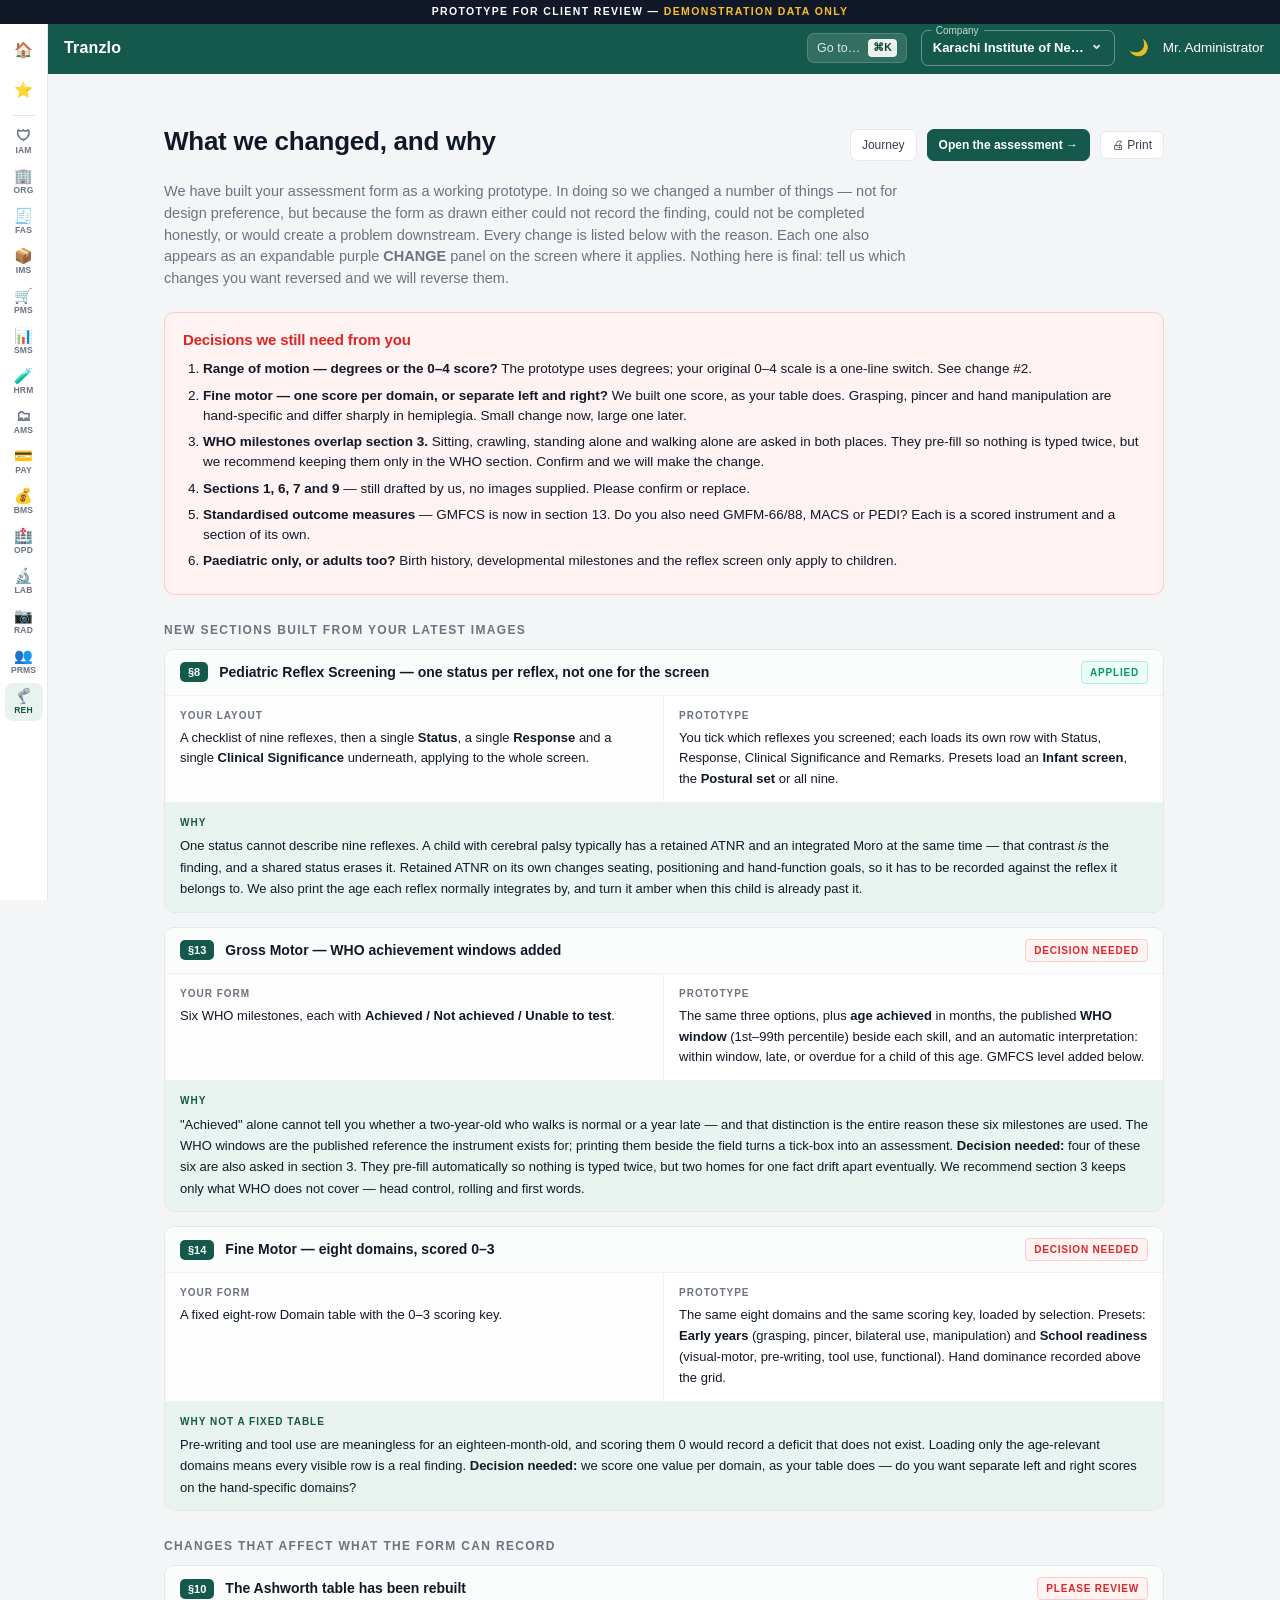
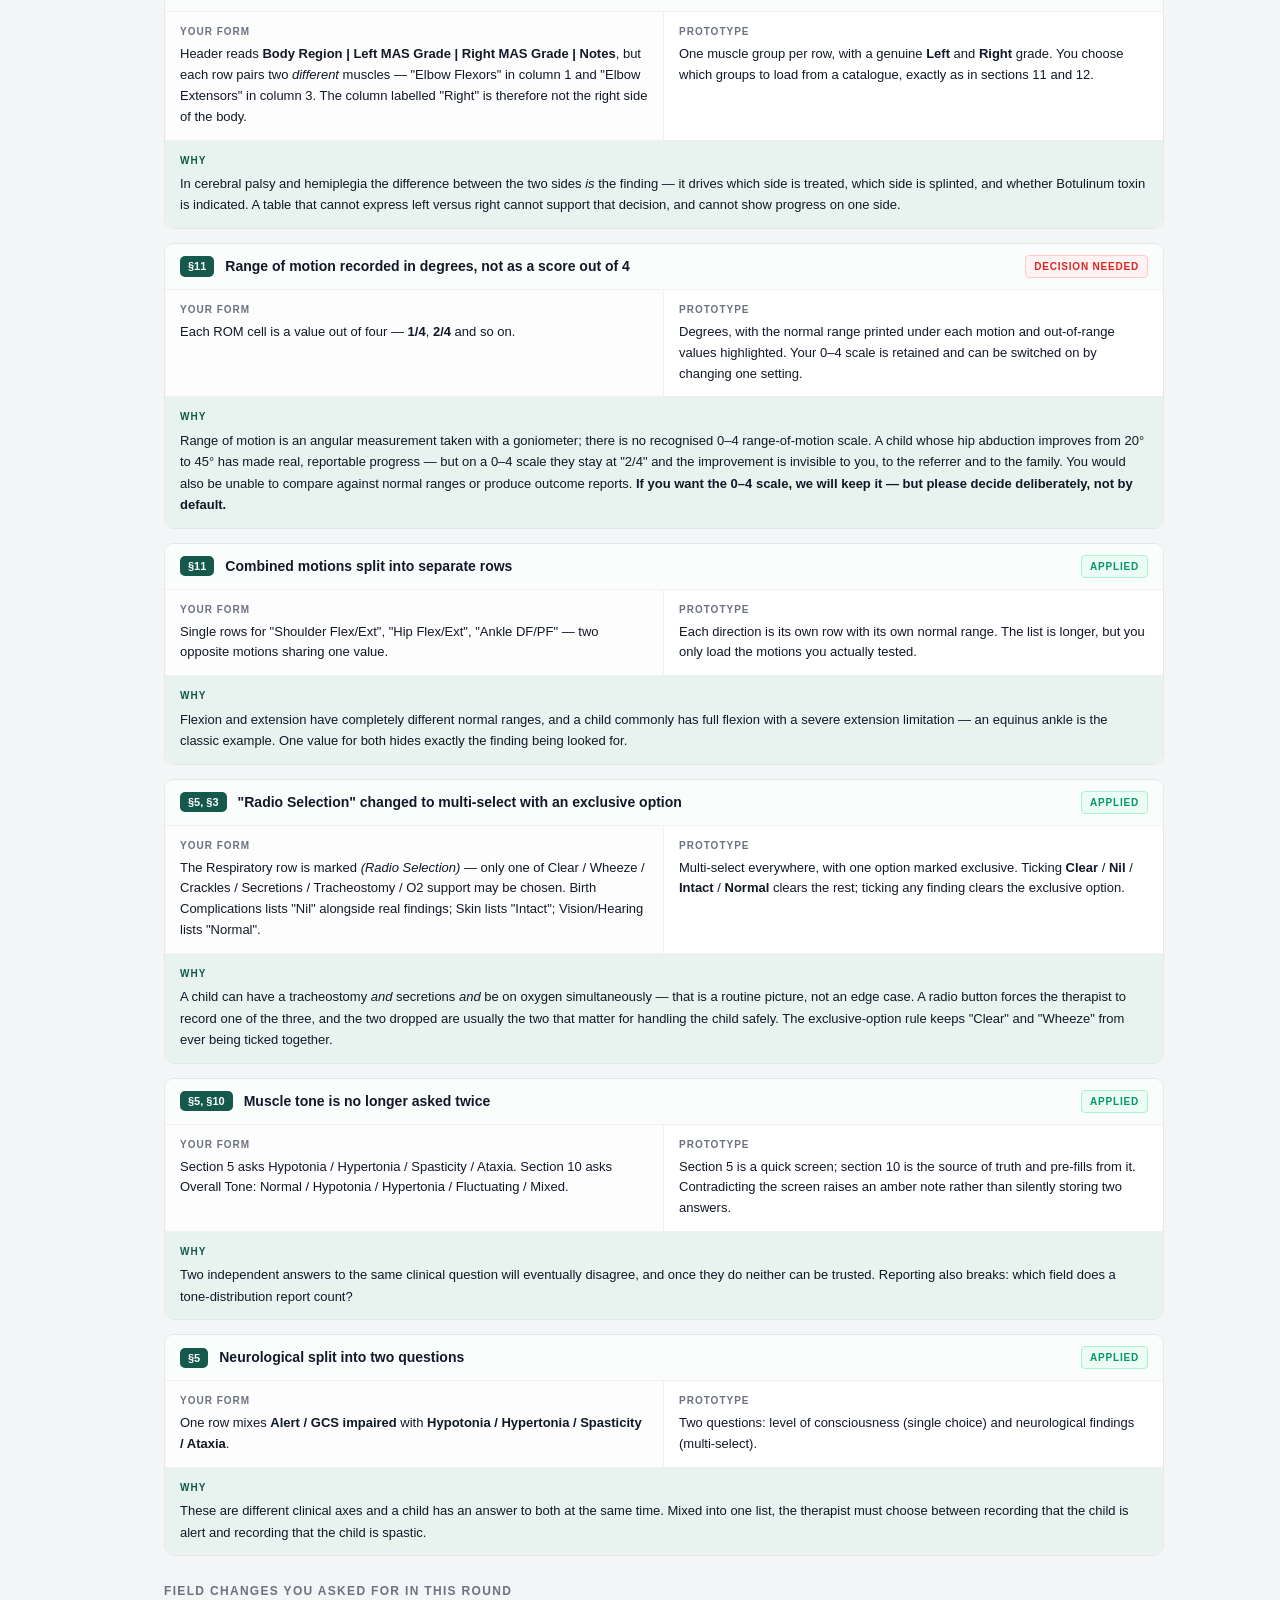
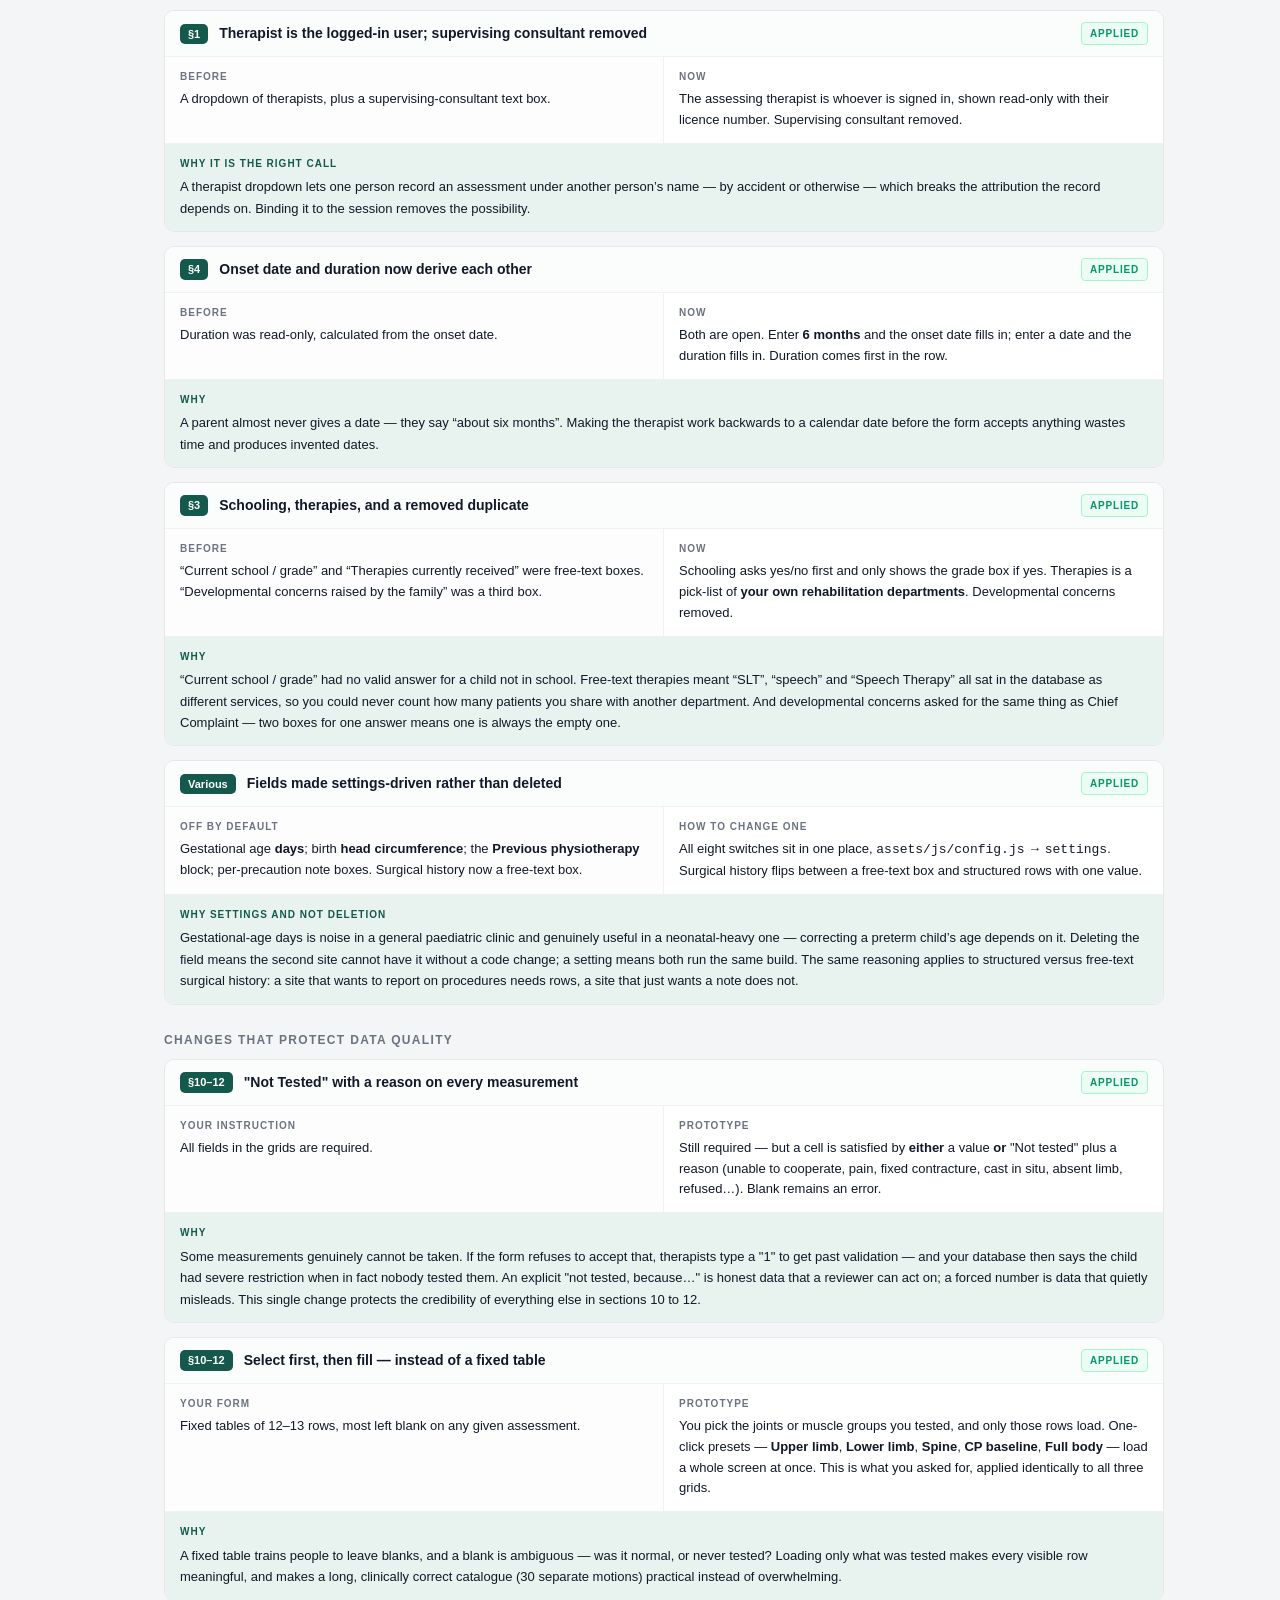
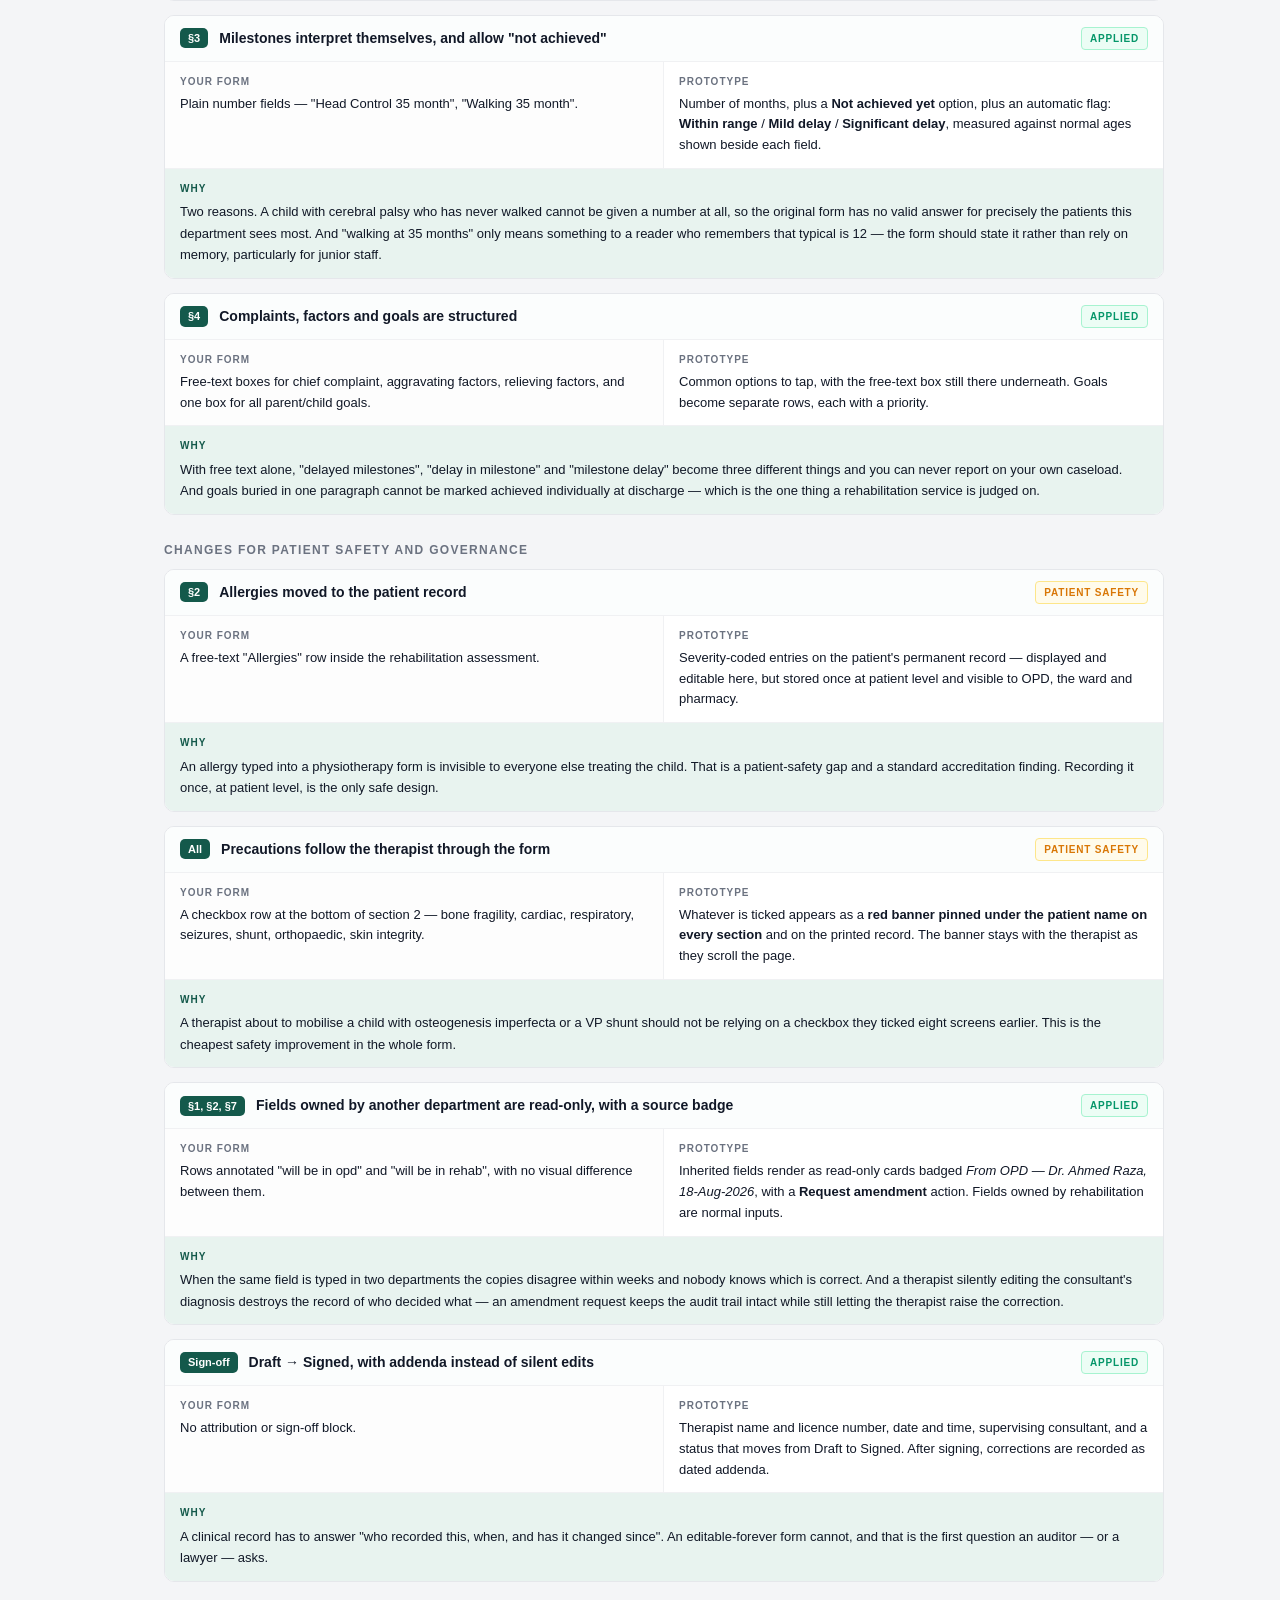
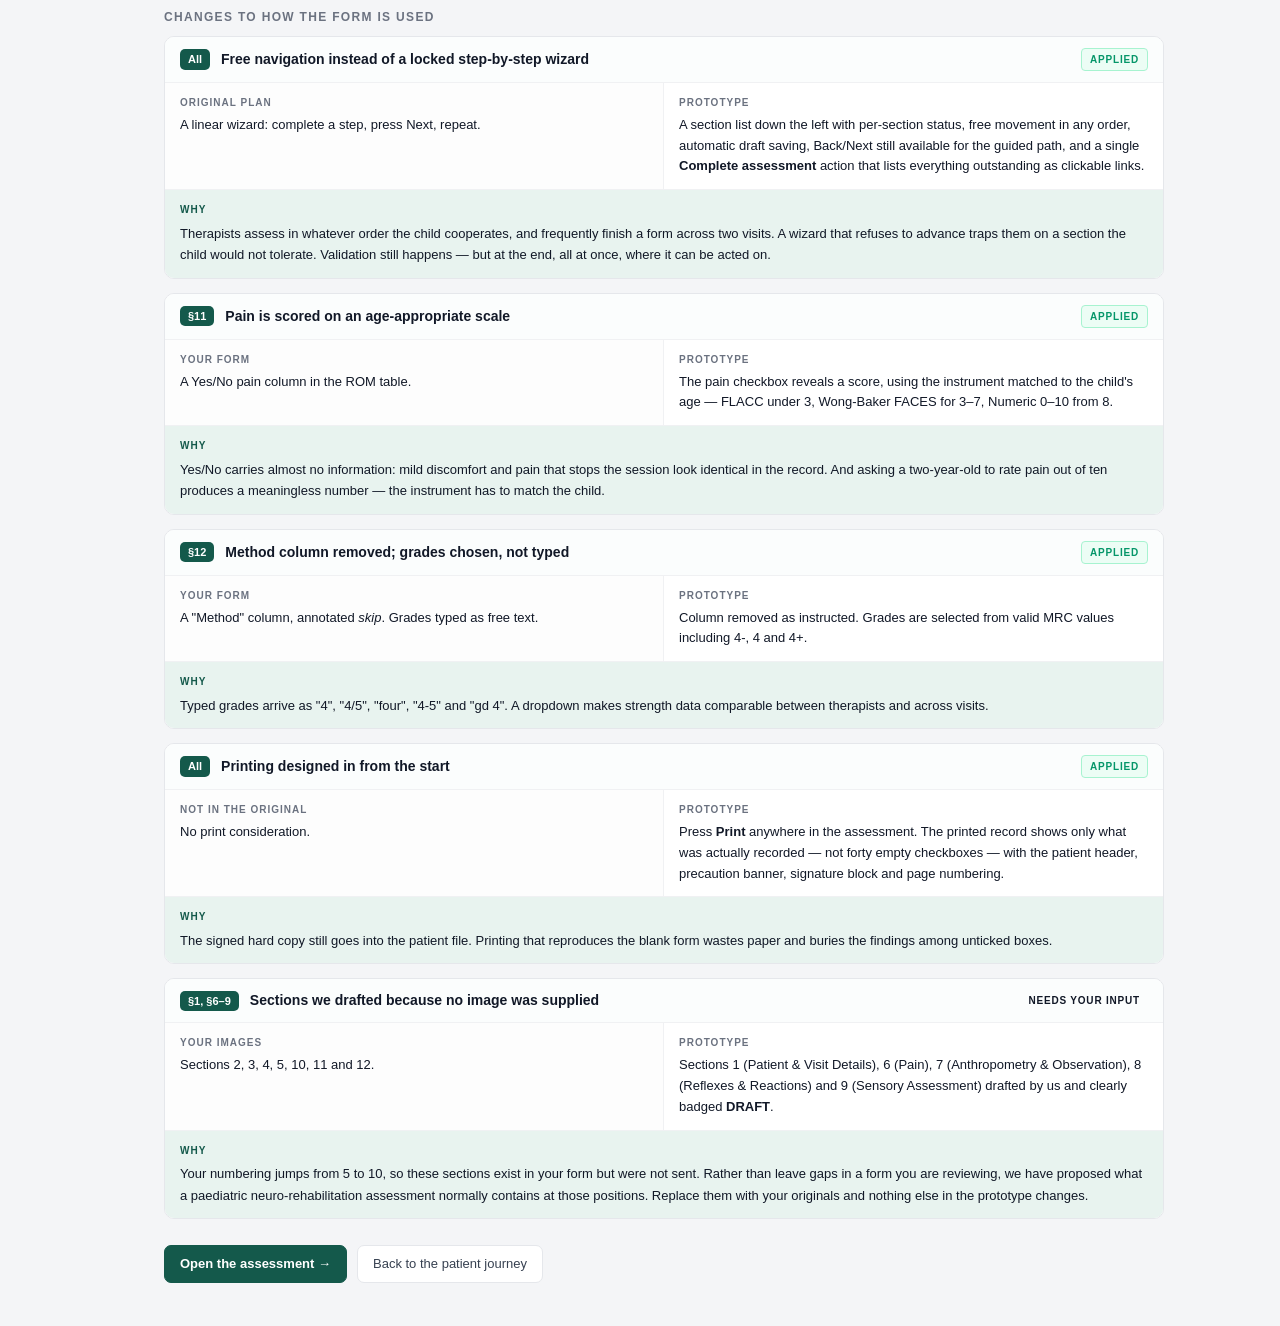
<file: change-notes.html>
<!doctype html>
<html lang="en">
<head>
<meta charset="utf-8"><meta name="viewport" content="width=device-width, initial-scale=1">
<title>What We Changed &amp; Why — Rehabilitation Assessment</title>
<link rel="stylesheet" href="assets/css/theme.css">
<link rel="stylesheet" href="assets/css/print.css">
<style>
  .doc{max-width:1000px;margin:0 auto}
  .doc h1{font-size:26px;margin-bottom:6px}
  .lede{color:var(--muted);font-size:14.5px;max-width:760px;margin:0 0 22px}
  .chg{border:1px solid var(--line);border-radius:var(--radius);background:#fff;margin-bottom:14px;overflow:hidden}
  .chg > .h{display:flex;align-items:center;gap:11px;padding:11px 15px;background:#fbfdfd;border-bottom:1px solid var(--line-2)}
  .chg > .h .sec{background:var(--brand);color:#fff;border-radius:5px;padding:2px 8px;font-size:11px;font-weight:800;white-space:nowrap}
  .chg > .h .ttl{font-weight:700;font-size:14px}
  .chg > .h .st{margin-left:auto;font-size:10px;font-weight:800;letter-spacing:.08em;text-transform:uppercase;border-radius:4px;padding:3px 8px;white-space:nowrap}
  .st.decide{background:var(--red-bg);color:var(--red);border:1px solid var(--red-line)}
  .st.safety{background:var(--amber-bg);color:var(--amber);border:1px solid var(--amber-line)}
  .st.applied{background:var(--green-bg);color:var(--green);border:1px solid var(--green-line)}
  .st.draft{background:var(--violet-bg);color:var(--violet);border:1px solid var(--violet-line)}
  .chg .b{display:grid;grid-template-columns:1fr 1fr;gap:0}
  .chg .b > div{padding:12px 15px;font-size:13px;line-height:1.6}
  .chg .b > div:first-child{border-right:1px solid var(--line-2);background:#fdfdfd}
  .chg .k{display:block;font-size:10px;letter-spacing:.1em;text-transform:uppercase;font-weight:800;color:var(--muted);margin-bottom:4px}
  .chg .why{padding:12px 15px;border-top:1px solid var(--line-2);background:var(--brand-lt);font-size:13px;line-height:1.65}
  .chg .why .k{color:var(--brand)}
  @media(max-width:720px){.chg .b{grid-template-columns:1fr}.chg .b>div:first-child{border-right:none;border-bottom:1px solid var(--line-2)}}
  .grp-title{font-size:12px;font-weight:800;letter-spacing:.11em;text-transform:uppercase;color:var(--muted);margin:26px 0 10px}
  .qbox{border:1px solid var(--red-line);background:var(--red-bg);border-radius:var(--radius);padding:16px 18px;margin-bottom:22px}
  .qbox h3{color:var(--red);font-size:15px;margin-bottom:8px}
  .qbox ol{margin:0;padding-left:20px} .qbox li{margin:6px 0;font-size:13.5px}
</style>
</head>
<body>
<div class="proto-ribbon">Prototype for client review — <b>demonstration data only</b></div>
  <span class="crumb">What we changed &amp; why</span>
  <span class="spacer"></span>
  <a class="btn sm" href="index.html">Journey</a>
  <a class="btn sm primary" href="assessment.html">Open the assessment →</a>
  <button class="btn sm" onclick="window.print()">🖨 Print</button>
</div>

<div class="page"><div class="doc">
  <div class="pagebar">
    <h1>What we changed, and why</h1>
    <span class="spacer"></span>
    <a class="btn sm" href="index.html">Journey</a>
    <a class="btn sm primary" href="assessment.html">Open the assessment &rarr;</a>
    <button class="btn sm" onclick="window.print()">&#128424; Print</button>
  </div>
  <p class="lede">
    We have built your assessment form as a working prototype. In doing so we changed a number of things —
    not for design preference, but because the form as drawn either could not record the finding, could not be
    completed honestly, or would create a problem downstream. Every change is listed below with the reason.
    Each one also appears as an expandable purple <b>CHANGE</b> panel on the screen where it applies.
    Nothing here is final: tell us which changes you want reversed and we will reverse them.
  </p>

  <div class="qbox">
    <h3>Decisions we still need from you</h3>
    <ol>
      <li><b>Range of motion — degrees or the 0&ndash;4 score?</b> The prototype uses degrees; your original 0&ndash;4 scale is a one-line switch. See change #2.</li>
      <li><b>Fine motor — one score per domain, or separate left and right?</b> We built one score, as your table does. Grasping, pincer and hand manipulation are hand-specific and differ sharply in hemiplegia. Small change now, large one later.</li>
      <li><b>WHO milestones overlap section 3.</b> Sitting, crawling, standing alone and walking alone are asked in both places. They pre-fill so nothing is typed twice, but we recommend keeping them only in the WHO section. Confirm and we will make the change.</li>
      <li><b>Sections 1, 6, 7 and 9</b> — still drafted by us, no images supplied. Please confirm or replace.</li>
      <li><b>Standardised outcome measures</b> — GMFCS is now in section 13. Do you also need GMFM-66/88, MACS or PEDI? Each is a scored instrument and a section of its own.</li>
      <li><b>Paediatric only, or adults too?</b> Birth history, developmental milestones and the reflex screen only apply to children.</li>
    </ol>
  </div>

  <div class="grp-title">New sections built from your latest images</div>

  <div class="chg">
    <div class="h"><span class="sec">&sect;8</span><span class="ttl">Pediatric Reflex Screening &mdash; one status per reflex, not one for the screen</span><span class="st applied">Applied</span></div>
    <div class="b">
      <div><span class="k">Your layout</span>A checklist of nine reflexes, then a single <b>Status</b>, a single <b>Response</b> and a single <b>Clinical Significance</b> underneath, applying to the whole screen.</div>
      <div><span class="k">Prototype</span>You tick which reflexes you screened; each loads its own row with Status, Response, Clinical Significance and Remarks. Presets load an <b>Infant screen</b>, the <b>Postural set</b> or all nine.</div>
    </div>
    <div class="why"><span class="k">Why</span>One status cannot describe nine reflexes. A child with cerebral palsy typically has a retained ATNR and an integrated Moro at the same time &mdash; that contrast <i>is</i> the finding, and a shared status erases it. Retained ATNR on its own changes seating, positioning and hand-function goals, so it has to be recorded against the reflex it belongs to. We also print the age each reflex normally integrates by, and turn it amber when this child is already past it.</div>
  </div>

  <div class="chg">
    <div class="h"><span class="sec">&sect;13</span><span class="ttl">Gross Motor &mdash; WHO achievement windows added</span><span class="st decide">Decision needed</span></div>
    <div class="b">
      <div><span class="k">Your form</span>Six WHO milestones, each with <b>Achieved / Not achieved / Unable to test</b>.</div>
      <div><span class="k">Prototype</span>The same three options, plus <b>age achieved</b> in months, the published <b>WHO window</b> (1st&ndash;99th percentile) beside each skill, and an automatic interpretation: within window, late, or overdue for a child of this age. GMFCS level added below.</div>
    </div>
    <div class="why"><span class="k">Why</span>"Achieved" alone cannot tell you whether a two-year-old who walks is normal or a year late &mdash; and that distinction is the entire reason these six milestones are used. The WHO windows are the published reference the instrument exists for; printing them beside the field turns a tick-box into an assessment. <b>Decision needed:</b> four of these six are also asked in section 3. They pre-fill automatically so nothing is typed twice, but two homes for one fact drift apart eventually. We recommend section 3 keeps only what WHO does not cover &mdash; head control, rolling and first words.</div>
  </div>

  <div class="chg">
    <div class="h"><span class="sec">&sect;14</span><span class="ttl">Fine Motor &mdash; eight domains, scored 0&ndash;3</span><span class="st decide">Decision needed</span></div>
    <div class="b">
      <div><span class="k">Your form</span>A fixed eight-row Domain table with the 0&ndash;3 scoring key.</div>
      <div><span class="k">Prototype</span>The same eight domains and the same scoring key, loaded by selection. Presets: <b>Early years</b> (grasping, pincer, bilateral use, manipulation) and <b>School readiness</b> (visual-motor, pre-writing, tool use, functional). Hand dominance recorded above the grid.</div>
    </div>
    <div class="why"><span class="k">Why not a fixed table</span>Pre-writing and tool use are meaningless for an eighteen-month-old, and scoring them 0 would record a deficit that does not exist. Loading only the age-relevant domains means every visible row is a real finding. <b>Decision needed:</b> we score one value per domain, as your table does &mdash; do you want separate left and right scores on the hand-specific domains?</div>
  </div>

  <div class="grp-title">Changes that affect what the form can record</div>

  <div class="chg">
    <div class="h"><span class="sec">§10</span><span class="ttl">The Ashworth table has been rebuilt</span><span class="st decide">Please review</span></div>
    <div class="b">
      <div><span class="k">Your form</span>Header reads <b>Body Region | Left MAS Grade | Right MAS Grade | Notes</b>, but each row pairs two <i>different</i> muscles — "Elbow Flexors" in column 1 and "Elbow Extensors" in column 3. The column labelled "Right" is therefore not the right side of the body.</div>
      <div><span class="k">Prototype</span>One muscle group per row, with a genuine <b>Left</b> and <b>Right</b> grade. You choose which groups to load from a catalogue, exactly as in sections 11 and 12.</div>
    </div>
    <div class="why"><span class="k">Why</span>In cerebral palsy and hemiplegia the difference between the two sides <i>is</i> the finding — it drives which side is treated, which side is splinted, and whether Botulinum toxin is indicated. A table that cannot express left versus right cannot support that decision, and cannot show progress on one side.</div>
  </div>

  <div class="chg">
    <div class="h"><span class="sec">§11</span><span class="ttl">Range of motion recorded in degrees, not as a score out of 4</span><span class="st decide">Decision needed</span></div>
    <div class="b">
      <div><span class="k">Your form</span>Each ROM cell is a value out of four — <b>1/4</b>, <b>2/4</b> and so on.</div>
      <div><span class="k">Prototype</span>Degrees, with the normal range printed under each motion and out-of-range values highlighted. Your 0–4 scale is retained and can be switched on by changing one setting.</div>
    </div>
    <div class="why"><span class="k">Why</span>Range of motion is an angular measurement taken with a goniometer; there is no recognised 0–4 range-of-motion scale. A child whose hip abduction improves from 20° to 45° has made real, reportable progress — but on a 0–4 scale they stay at "2/4" and the improvement is invisible to you, to the referrer and to the family. You would also be unable to compare against normal ranges or produce outcome reports. <b>If you want the 0–4 scale, we will keep it — but please decide deliberately, not by default.</b></div>
  </div>

  <div class="chg">
    <div class="h"><span class="sec">§11</span><span class="ttl">Combined motions split into separate rows</span><span class="st applied">Applied</span></div>
    <div class="b">
      <div><span class="k">Your form</span>Single rows for "Shoulder Flex/Ext", "Hip Flex/Ext", "Ankle DF/PF" — two opposite motions sharing one value.</div>
      <div><span class="k">Prototype</span>Each direction is its own row with its own normal range. The list is longer, but you only load the motions you actually tested.</div>
    </div>
    <div class="why"><span class="k">Why</span>Flexion and extension have completely different normal ranges, and a child commonly has full flexion with a severe extension limitation — an equinus ankle is the classic example. One value for both hides exactly the finding being looked for.</div>
  </div>

  <div class="chg">
    <div class="h"><span class="sec">§5, §3</span><span class="ttl">"Radio Selection" changed to multi-select with an exclusive option</span><span class="st applied">Applied</span></div>
    <div class="b">
      <div><span class="k">Your form</span>The Respiratory row is marked <i>(Radio Selection)</i> — only one of Clear / Wheeze / Crackles / Secretions / Tracheostomy / O2 support may be chosen. Birth Complications lists "Nil" alongside real findings; Skin lists "Intact"; Vision/Hearing lists "Normal".</div>
      <div><span class="k">Prototype</span>Multi-select everywhere, with one option marked exclusive. Ticking <b>Clear</b> / <b>Nil</b> / <b>Intact</b> / <b>Normal</b> clears the rest; ticking any finding clears the exclusive option.</div>
    </div>
    <div class="why"><span class="k">Why</span>A child can have a tracheostomy <i>and</i> secretions <i>and</i> be on oxygen simultaneously — that is a routine picture, not an edge case. A radio button forces the therapist to record one of the three, and the two dropped are usually the two that matter for handling the child safely. The exclusive-option rule keeps "Clear" and "Wheeze" from ever being ticked together.</div>
  </div>

  <div class="chg">
    <div class="h"><span class="sec">§5, §10</span><span class="ttl">Muscle tone is no longer asked twice</span><span class="st applied">Applied</span></div>
    <div class="b">
      <div><span class="k">Your form</span>Section 5 asks Hypotonia / Hypertonia / Spasticity / Ataxia. Section 10 asks Overall Tone: Normal / Hypotonia / Hypertonia / Fluctuating / Mixed.</div>
      <div><span class="k">Prototype</span>Section 5 is a quick screen; section 10 is the source of truth and pre-fills from it. Contradicting the screen raises an amber note rather than silently storing two answers.</div>
    </div>
    <div class="why"><span class="k">Why</span>Two independent answers to the same clinical question will eventually disagree, and once they do neither can be trusted. Reporting also breaks: which field does a tone-distribution report count?</div>
  </div>

  <div class="chg">
    <div class="h"><span class="sec">§5</span><span class="ttl">Neurological split into two questions</span><span class="st applied">Applied</span></div>
    <div class="b">
      <div><span class="k">Your form</span>One row mixes <b>Alert / GCS impaired</b> with <b>Hypotonia / Hypertonia / Spasticity / Ataxia</b>.</div>
      <div><span class="k">Prototype</span>Two questions: level of consciousness (single choice) and neurological findings (multi-select).</div>
    </div>
    <div class="why"><span class="k">Why</span>These are different clinical axes and a child has an answer to both at the same time. Mixed into one list, the therapist must choose between recording that the child is alert and recording that the child is spastic.</div>
  </div>

  <div class="grp-title">Field changes you asked for in this round</div>

  <div class="chg">
    <div class="h"><span class="sec">&sect;1</span><span class="ttl">Therapist is the logged-in user; supervising consultant removed</span><span class="st applied">Applied</span></div>
    <div class="b">
      <div><span class="k">Before</span>A dropdown of therapists, plus a supervising-consultant text box.</div>
      <div><span class="k">Now</span>The assessing therapist is whoever is signed in, shown read-only with their licence number. Supervising consultant removed.</div>
    </div>
    <div class="why"><span class="k">Why it is the right call</span>A therapist dropdown lets one person record an assessment under another person&rsquo;s name &mdash; by accident or otherwise &mdash; which breaks the attribution the record depends on. Binding it to the session removes the possibility.</div>
  </div>

  <div class="chg">
    <div class="h"><span class="sec">&sect;4</span><span class="ttl">Onset date and duration now derive each other</span><span class="st applied">Applied</span></div>
    <div class="b">
      <div><span class="k">Before</span>Duration was read-only, calculated from the onset date.</div>
      <div><span class="k">Now</span>Both are open. Enter <b>6 months</b> and the onset date fills in; enter a date and the duration fills in. Duration comes first in the row.</div>
    </div>
    <div class="why"><span class="k">Why</span>A parent almost never gives a date &mdash; they say &ldquo;about six months&rdquo;. Making the therapist work backwards to a calendar date before the form accepts anything wastes time and produces invented dates.</div>
  </div>

  <div class="chg">
    <div class="h"><span class="sec">&sect;3</span><span class="ttl">Schooling, therapies, and a removed duplicate</span><span class="st applied">Applied</span></div>
    <div class="b">
      <div><span class="k">Before</span>&ldquo;Current school / grade&rdquo; and &ldquo;Therapies currently received&rdquo; were free-text boxes. &ldquo;Developmental concerns raised by the family&rdquo; was a third box.</div>
      <div><span class="k">Now</span>Schooling asks yes/no first and only shows the grade box if yes. Therapies is a pick-list of <b>your own rehabilitation departments</b>. Developmental concerns removed.</div>
    </div>
    <div class="why"><span class="k">Why</span>&ldquo;Current school / grade&rdquo; had no valid answer for a child not in school. Free-text therapies meant &ldquo;SLT&rdquo;, &ldquo;speech&rdquo; and &ldquo;Speech Therapy&rdquo; all sat in the database as different services, so you could never count how many patients you share with another department. And developmental concerns asked for the same thing as Chief Complaint &mdash; two boxes for one answer means one is always the empty one.</div>
  </div>

  <div class="chg">
    <div class="h"><span class="sec">Various</span><span class="ttl">Fields made settings-driven rather than deleted</span><span class="st applied">Applied</span></div>
    <div class="b">
      <div><span class="k">Off by default</span>Gestational age <b>days</b>; birth <b>head circumference</b>; the <b>Previous physiotherapy</b> block; per-precaution note boxes. Surgical history now a free-text box.</div>
      <div><span class="k">How to change one</span>All eight switches sit in one place, <code>assets/js/config.js</code> &rarr; <code>settings</code>. Surgical history flips between a free-text box and structured rows with one value.</div>
    </div>
    <div class="why"><span class="k">Why settings and not deletion</span>Gestational-age days is noise in a general paediatric clinic and genuinely useful in a neonatal-heavy one &mdash; correcting a preterm child&rsquo;s age depends on it. Deleting the field means the second site cannot have it without a code change; a setting means both run the same build. The same reasoning applies to structured versus free-text surgical history: a site that wants to report on procedures needs rows, a site that just wants a note does not.</div>
  </div>

  <div class="grp-title">Changes that protect data quality</div>

  <div class="chg">
    <div class="h"><span class="sec">§10–12</span><span class="ttl">"Not Tested" with a reason on every measurement</span><span class="st applied">Applied</span></div>
    <div class="b">
      <div><span class="k">Your instruction</span>All fields in the grids are required.</div>
      <div><span class="k">Prototype</span>Still required — but a cell is satisfied by <b>either</b> a value <b>or</b> "Not tested" plus a reason (unable to cooperate, pain, fixed contracture, cast in situ, absent limb, refused…). Blank remains an error.</div>
    </div>
    <div class="why"><span class="k">Why</span>Some measurements genuinely cannot be taken. If the form refuses to accept that, therapists type a "1" to get past validation — and your database then says the child had severe restriction when in fact nobody tested them. An explicit "not tested, because…" is honest data that a reviewer can act on; a forced number is data that quietly misleads. This single change protects the credibility of everything else in sections 10 to 12.</div>
  </div>

  <div class="chg">
    <div class="h"><span class="sec">§10–12</span><span class="ttl">Select first, then fill — instead of a fixed table</span><span class="st applied">Applied</span></div>
    <div class="b">
      <div><span class="k">Your form</span>Fixed tables of 12–13 rows, most left blank on any given assessment.</div>
      <div><span class="k">Prototype</span>You pick the joints or muscle groups you tested, and only those rows load. One-click presets — <b>Upper limb</b>, <b>Lower limb</b>, <b>Spine</b>, <b>CP baseline</b>, <b>Full body</b> — load a whole screen at once. This is what you asked for, applied identically to all three grids.</div>
    </div>
    <div class="why"><span class="k">Why</span>A fixed table trains people to leave blanks, and a blank is ambiguous — was it normal, or never tested? Loading only what was tested makes every visible row meaningful, and makes a long, clinically correct catalogue (30 separate motions) practical instead of overwhelming.</div>
  </div>

  <div class="chg">
    <div class="h"><span class="sec">§3</span><span class="ttl">Milestones interpret themselves, and allow "not achieved"</span><span class="st applied">Applied</span></div>
    <div class="b">
      <div><span class="k">Your form</span>Plain number fields — "Head Control 35 month", "Walking 35 month".</div>
      <div><span class="k">Prototype</span>Number of months, plus a <b>Not achieved yet</b> option, plus an automatic flag: <b>Within range</b> / <b>Mild delay</b> / <b>Significant delay</b>, measured against normal ages shown beside each field.</div>
    </div>
    <div class="why"><span class="k">Why</span>Two reasons. A child with cerebral palsy who has never walked cannot be given a number at all, so the original form has no valid answer for precisely the patients this department sees most. And "walking at 35 months" only means something to a reader who remembers that typical is 12 — the form should state it rather than rely on memory, particularly for junior staff.</div>
  </div>

  <div class="chg">
    <div class="h"><span class="sec">§4</span><span class="ttl">Complaints, factors and goals are structured</span><span class="st applied">Applied</span></div>
    <div class="b">
      <div><span class="k">Your form</span>Free-text boxes for chief complaint, aggravating factors, relieving factors, and one box for all parent/child goals.</div>
      <div><span class="k">Prototype</span>Common options to tap, with the free-text box still there underneath. Goals become separate rows, each with a priority.</div>
    </div>
    <div class="why"><span class="k">Why</span>With free text alone, "delayed milestones", "delay in milestone" and "milestone delay" become three different things and you can never report on your own caseload. And goals buried in one paragraph cannot be marked achieved individually at discharge — which is the one thing a rehabilitation service is judged on.</div>
  </div>

  <div class="grp-title">Changes for patient safety and governance</div>

  <div class="chg">
    <div class="h"><span class="sec">§2</span><span class="ttl">Allergies moved to the patient record</span><span class="st safety">Patient safety</span></div>
    <div class="b">
      <div><span class="k">Your form</span>A free-text "Allergies" row inside the rehabilitation assessment.</div>
      <div><span class="k">Prototype</span>Severity-coded entries on the patient's permanent record — displayed and editable here, but stored once at patient level and visible to OPD, the ward and pharmacy.</div>
    </div>
    <div class="why"><span class="k">Why</span>An allergy typed into a physiotherapy form is invisible to everyone else treating the child. That is a patient-safety gap and a standard accreditation finding. Recording it once, at patient level, is the only safe design.</div>
  </div>

  <div class="chg">
    <div class="h"><span class="sec">All</span><span class="ttl">Precautions follow the therapist through the form</span><span class="st safety">Patient safety</span></div>
    <div class="b">
      <div><span class="k">Your form</span>A checkbox row at the bottom of section 2 — bone fragility, cardiac, respiratory, seizures, shunt, orthopaedic, skin integrity.</div>
      <div><span class="k">Prototype</span>Whatever is ticked appears as a <b>red banner pinned under the patient name on every section</b> and on the printed record. The banner stays with the therapist as they scroll the page.</div>
    </div>
    <div class="why"><span class="k">Why</span>A therapist about to mobilise a child with osteogenesis imperfecta or a VP shunt should not be relying on a checkbox they ticked eight screens earlier. This is the cheapest safety improvement in the whole form.</div>
  </div>

  <div class="chg">
    <div class="h"><span class="sec">§1, §2, §7</span><span class="ttl">Fields owned by another department are read-only, with a source badge</span><span class="st applied">Applied</span></div>
    <div class="b">
      <div><span class="k">Your form</span>Rows annotated "will be in opd" and "will be in rehab", with no visual difference between them.</div>
      <div><span class="k">Prototype</span>Inherited fields render as read-only cards badged <i>From OPD — Dr. Ahmed Raza, 18-Aug-2026</i>, with a <b>Request amendment</b> action. Fields owned by rehabilitation are normal inputs.</div>
    </div>
    <div class="why"><span class="k">Why</span>When the same field is typed in two departments the copies disagree within weeks and nobody knows which is correct. And a therapist silently editing the consultant's diagnosis destroys the record of who decided what — an amendment request keeps the audit trail intact while still letting the therapist raise the correction.</div>
  </div>

  <div class="chg">
    <div class="h"><span class="sec">Sign-off</span><span class="ttl">Draft → Signed, with addenda instead of silent edits</span><span class="st applied">Applied</span></div>
    <div class="b">
      <div><span class="k">Your form</span>No attribution or sign-off block.</div>
      <div><span class="k">Prototype</span>Therapist name and licence number, date and time, supervising consultant, and a status that moves from Draft to Signed. After signing, corrections are recorded as dated addenda.</div>
    </div>
    <div class="why"><span class="k">Why</span>A clinical record has to answer "who recorded this, when, and has it changed since". An editable-forever form cannot, and that is the first question an auditor — or a lawyer — asks.</div>
  </div>

  <div class="grp-title">Changes to how the form is used</div>

  <div class="chg">
    <div class="h"><span class="sec">All</span><span class="ttl">Free navigation instead of a locked step-by-step wizard</span><span class="st applied">Applied</span></div>
    <div class="b">
      <div><span class="k">Original plan</span>A linear wizard: complete a step, press Next, repeat.</div>
      <div><span class="k">Prototype</span>A section list down the left with per-section status, free movement in any order, automatic draft saving, Back/Next still available for the guided path, and a single <b>Complete assessment</b> action that lists everything outstanding as clickable links.</div>
    </div>
    <div class="why"><span class="k">Why</span>Therapists assess in whatever order the child cooperates, and frequently finish a form across two visits. A wizard that refuses to advance traps them on a section the child would not tolerate. Validation still happens — but at the end, all at once, where it can be acted on.</div>
  </div>

  <div class="chg">
    <div class="h"><span class="sec">§11</span><span class="ttl">Pain is scored on an age-appropriate scale</span><span class="st applied">Applied</span></div>
    <div class="b">
      <div><span class="k">Your form</span>A Yes/No pain column in the ROM table.</div>
      <div><span class="k">Prototype</span>The pain checkbox reveals a score, using the instrument matched to the child's age — FLACC under 3, Wong-Baker FACES for 3–7, Numeric 0–10 from 8.</div>
    </div>
    <div class="why"><span class="k">Why</span>Yes/No carries almost no information: mild discomfort and pain that stops the session look identical in the record. And asking a two-year-old to rate pain out of ten produces a meaningless number — the instrument has to match the child.</div>
  </div>

  <div class="chg">
    <div class="h"><span class="sec">§12</span><span class="ttl">Method column removed; grades chosen, not typed</span><span class="st applied">Applied</span></div>
    <div class="b">
      <div><span class="k">Your form</span>A "Method" column, annotated <i>skip</i>. Grades typed as free text.</div>
      <div><span class="k">Prototype</span>Column removed as instructed. Grades are selected from valid MRC values including 4-, 4 and 4+.</div>
    </div>
    <div class="why"><span class="k">Why</span>Typed grades arrive as "4", "4/5", "four", "4-5" and "gd 4". A dropdown makes strength data comparable between therapists and across visits.</div>
  </div>

  <div class="chg">
    <div class="h"><span class="sec">All</span><span class="ttl">Printing designed in from the start</span><span class="st applied">Applied</span></div>
    <div class="b">
      <div><span class="k">Not in the original</span>No print consideration.</div>
      <div><span class="k">Prototype</span>Press <b>Print</b> anywhere in the assessment. The printed record shows only what was actually recorded — not forty empty checkboxes — with the patient header, precaution banner, signature block and page numbering.</div>
    </div>
    <div class="why"><span class="k">Why</span>The signed hard copy still goes into the patient file. Printing that reproduces the blank form wastes paper and buries the findings among unticked boxes.</div>
  </div>

  <div class="chg">
    <div class="h"><span class="sec">§1, §6–9</span><span class="ttl">Sections we drafted because no image was supplied</span><span class="st draft">Needs your input</span></div>
    <div class="b">
      <div><span class="k">Your images</span>Sections 2, 3, 4, 5, 10, 11 and 12.</div>
      <div><span class="k">Prototype</span>Sections 1 (Patient &amp; Visit Details), 6 (Pain), 7 (Anthropometry &amp; Observation), 8 (Reflexes &amp; Reactions) and 9 (Sensory Assessment) drafted by us and clearly badged <b>DRAFT</b>.</div>
    </div>
    <div class="why"><span class="k">Why</span>Your numbering jumps from 5 to 10, so these sections exist in your form but were not sent. Rather than leave gaps in a form you are reviewing, we have proposed what a paediatric neuro-rehabilitation assessment normally contains at those positions. Replace them with your originals and nothing else in the prototype changes.</div>
  </div>

  <div style="margin-top:26px;display:flex;gap:10px;flex-wrap:wrap">
    <a class="btn primary" href="assessment.html">Open the assessment &rarr;</a>
    <a class="btn" href="index.html">Back to the patient journey</a>
  </div>
</div></div>
<script src="assets/js/config.js"></script>
<script src="assets/js/demo-data.js"></script>
<script src="assets/js/components.js"></script>
<script>UI.shell({ active: 'REH' });</script>
</body>
</html>
</file>
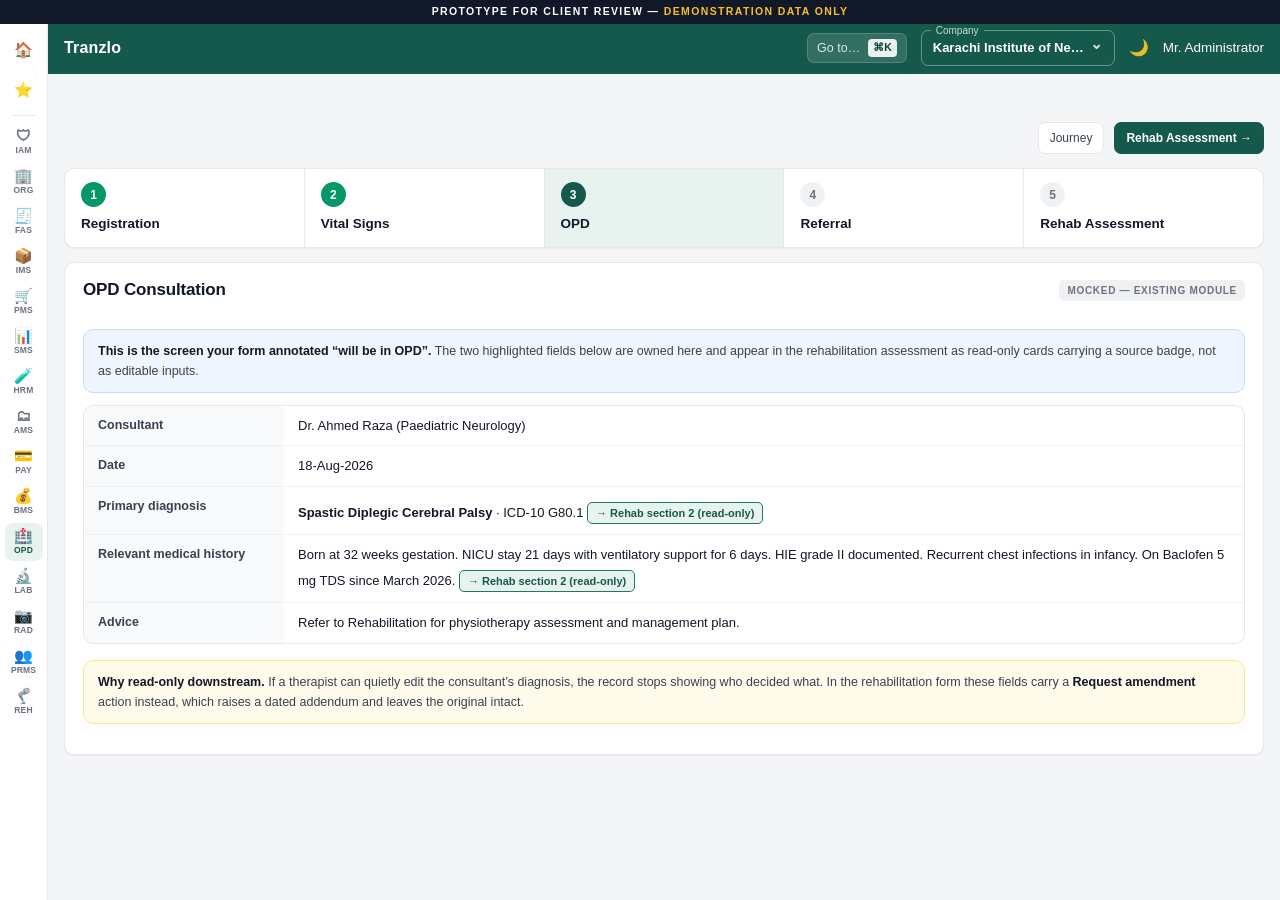
<file: journey/opd.html>
<!doctype html>
<html lang="en">
<head>
<meta charset="utf-8"><meta name="viewport" content="width=device-width, initial-scale=1">
<title>OPD Consultation — Prototype</title>
<link rel="stylesheet" href="../assets/css/theme.css">
<link rel="stylesheet" href="../assets/css/print.css">
</head>
<body>
<div class="proto-ribbon">Prototype for client review — <b>demonstration data only</b></div>
  <span class="crumb">Step 3 of 5 · <b>OPD Consultation</b></span>
  <span class="spacer"></span>
  <a class="btn sm" href="../index.html">Journey</a>
  <a class="btn sm primary" href="../assessment.html">Rehab Assessment →</a>
</div>
<div class="page"><div class="wrap">
  <div class="pagebar">
    <span class="spacer"></span>
    <a class="btn sm" href="../index.html">Journey</a>
    <a class="btn sm primary" href="../assessment.html">Rehab Assessment &rarr;</a>
  </div>
  <div class="jsteps">
    <a class="jstep done" href="registration.html"><div class="n">1</div><div class="t">Registration</div></a>
    <a class="jstep done" href="vitals.html"><div class="n">2</div><div class="t">Vital Signs</div></a>
    <a class="jstep current" href="opd.html"><div class="n">3</div><div class="t">OPD</div></a>
    <a class="jstep" href="referral.html"><div class="n">4</div><div class="t">Referral</div></a>
    <a class="jstep" href="../assessment.html"><div class="n">5</div><div class="t">Rehab Assessment</div></a>
  </div>
  <section class="card">
    <div class="ch"><h2>OPD Consultation</h2><span class="tag">Mocked — existing module</span></div>
    <div class="cb">

    <div class="callout"><b>This is the screen your form annotated &ldquo;will be in OPD&rdquo;.</b>
    The two highlighted fields below are owned here and appear in the rehabilitation assessment as read-only
    cards carrying a source badge, not as editable inputs.</div>
    <div class="kv">
      <div>Consultant</div><div>Dr. Ahmed Raza (Paediatric Neurology)</div>
      <div>Date</div><div>18-Aug-2026</div>
      <div>Primary diagnosis</div><div><b>Spastic Diplegic Cerebral Palsy</b> &middot; ICD-10 G80.1
        <span class="flows-to">→ Rehab section 2 (read-only)</span></div>
      <div>Relevant medical history</div><div>Born at 32 weeks gestation. NICU stay 21 days with ventilatory support for 6 days.
        HIE grade II documented. Recurrent chest infections in infancy. On Baclofen 5 mg TDS since March 2026.
        <span class="flows-to">→ Rehab section 2 (read-only)</span></div>
      <div>Advice</div><div>Refer to Rehabilitation for physiotherapy assessment and management plan.</div>
    </div>
    <div class="callout warn" style="margin-top:16px"><b>Why read-only downstream.</b> If a therapist can quietly edit the
    consultant&rsquo;s diagnosis, the record stops showing who decided what. In the rehabilitation form these fields carry a
    <b>Request amendment</b> action instead, which raises a dated addendum and leaves the original intact.</div>
    </div>
  </section>
</div></div>
<script src="../assets/js/config.js"></script>
<script src="../assets/js/demo-data.js"></script>
<script src="../assets/js/components.js"></script>
<script>UI.shell({ active: 'OPD', home: '../index.html' });</script>
</body>
</html>
</file>
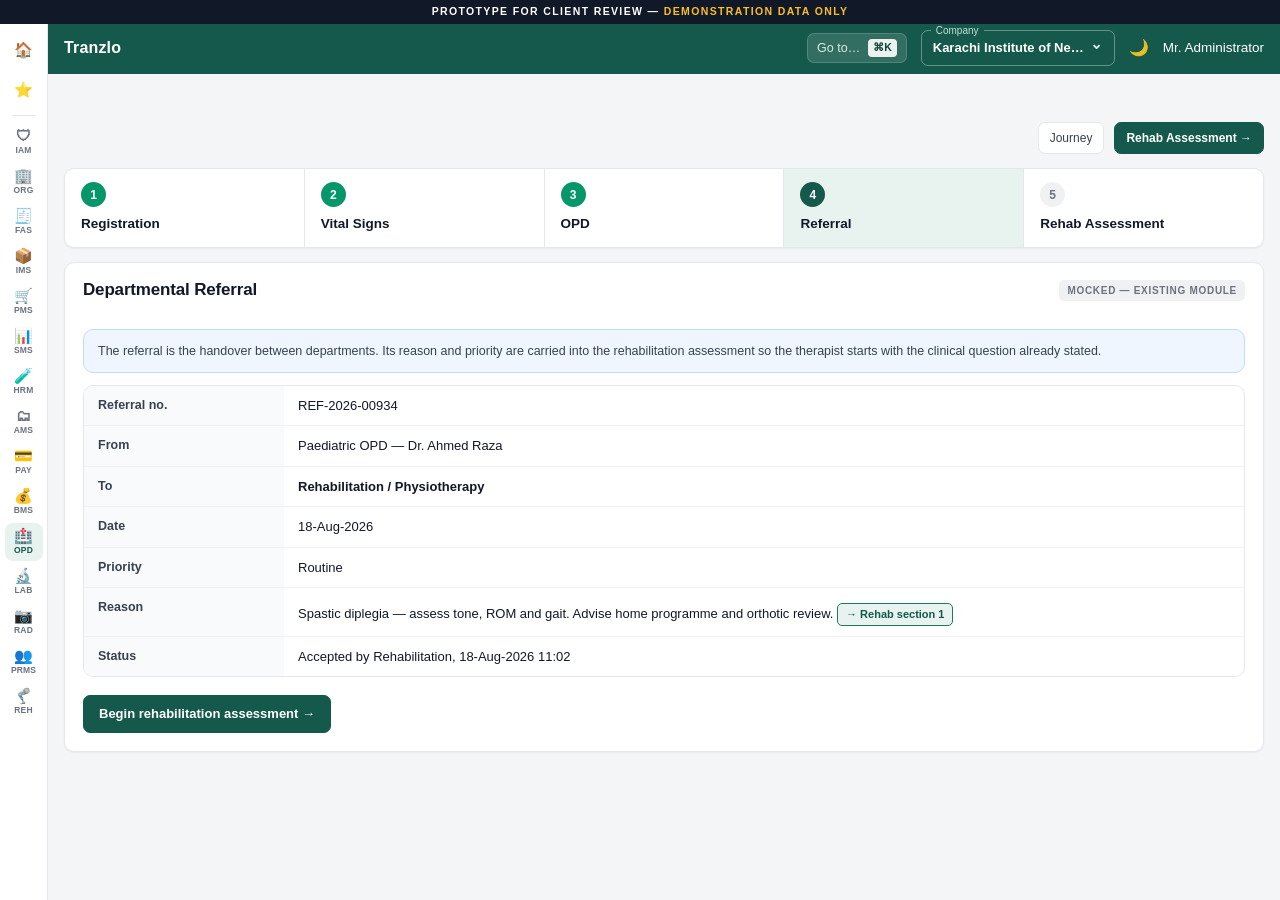
<file: journey/referral.html>
<!doctype html>
<html lang="en">
<head>
<meta charset="utf-8"><meta name="viewport" content="width=device-width, initial-scale=1">
<title>Departmental Referral — Prototype</title>
<link rel="stylesheet" href="../assets/css/theme.css">
<link rel="stylesheet" href="../assets/css/print.css">
</head>
<body>
<div class="proto-ribbon">Prototype for client review — <b>demonstration data only</b></div>
  <span class="crumb">Step 4 of 5 · <b>Departmental Referral</b></span>
  <span class="spacer"></span>
  <a class="btn sm" href="../index.html">Journey</a>
  <a class="btn sm primary" href="../assessment.html">Rehab Assessment →</a>
</div>
<div class="page"><div class="wrap">
  <div class="pagebar">
    <span class="spacer"></span>
    <a class="btn sm" href="../index.html">Journey</a>
    <a class="btn sm primary" href="../assessment.html">Rehab Assessment &rarr;</a>
  </div>
  <div class="jsteps">
    <a class="jstep done" href="registration.html"><div class="n">1</div><div class="t">Registration</div></a>
    <a class="jstep done" href="vitals.html"><div class="n">2</div><div class="t">Vital Signs</div></a>
    <a class="jstep done" href="opd.html"><div class="n">3</div><div class="t">OPD</div></a>
    <a class="jstep current" href="referral.html"><div class="n">4</div><div class="t">Referral</div></a>
    <a class="jstep" href="../assessment.html"><div class="n">5</div><div class="t">Rehab Assessment</div></a>
  </div>
  <section class="card">
    <div class="ch"><h2>Departmental Referral</h2><span class="tag">Mocked — existing module</span></div>
    <div class="cb">

    <div class="callout">The referral is the handover between departments. Its reason and priority are carried into the
    rehabilitation assessment so the therapist starts with the clinical question already stated.</div>
    <div class="kv">
      <div>Referral no.</div><div>REF-2026-00934</div>
      <div>From</div><div>Paediatric OPD &mdash; Dr. Ahmed Raza</div>
      <div>To</div><div><b>Rehabilitation / Physiotherapy</b></div>
      <div>Date</div><div>18-Aug-2026</div>
      <div>Priority</div><div>Routine</div>
      <div>Reason</div><div>Spastic diplegia &mdash; assess tone, ROM and gait. Advise home programme and orthotic review.
        <span class="flows-to">→ Rehab section 1</span></div>
      <div>Status</div><div>Accepted by Rehabilitation, 18-Aug-2026 11:02</div>
    </div>
    <div style="margin-top:18px"><a class="btn primary" href="../assessment.html">Begin rehabilitation assessment →</a></div>
    </div>
  </section>
</div></div>
<script src="../assets/js/config.js"></script>
<script src="../assets/js/demo-data.js"></script>
<script src="../assets/js/components.js"></script>
<script>UI.shell({ active: 'OPD', home: '../index.html' });</script>
</body>
</html>
</file>
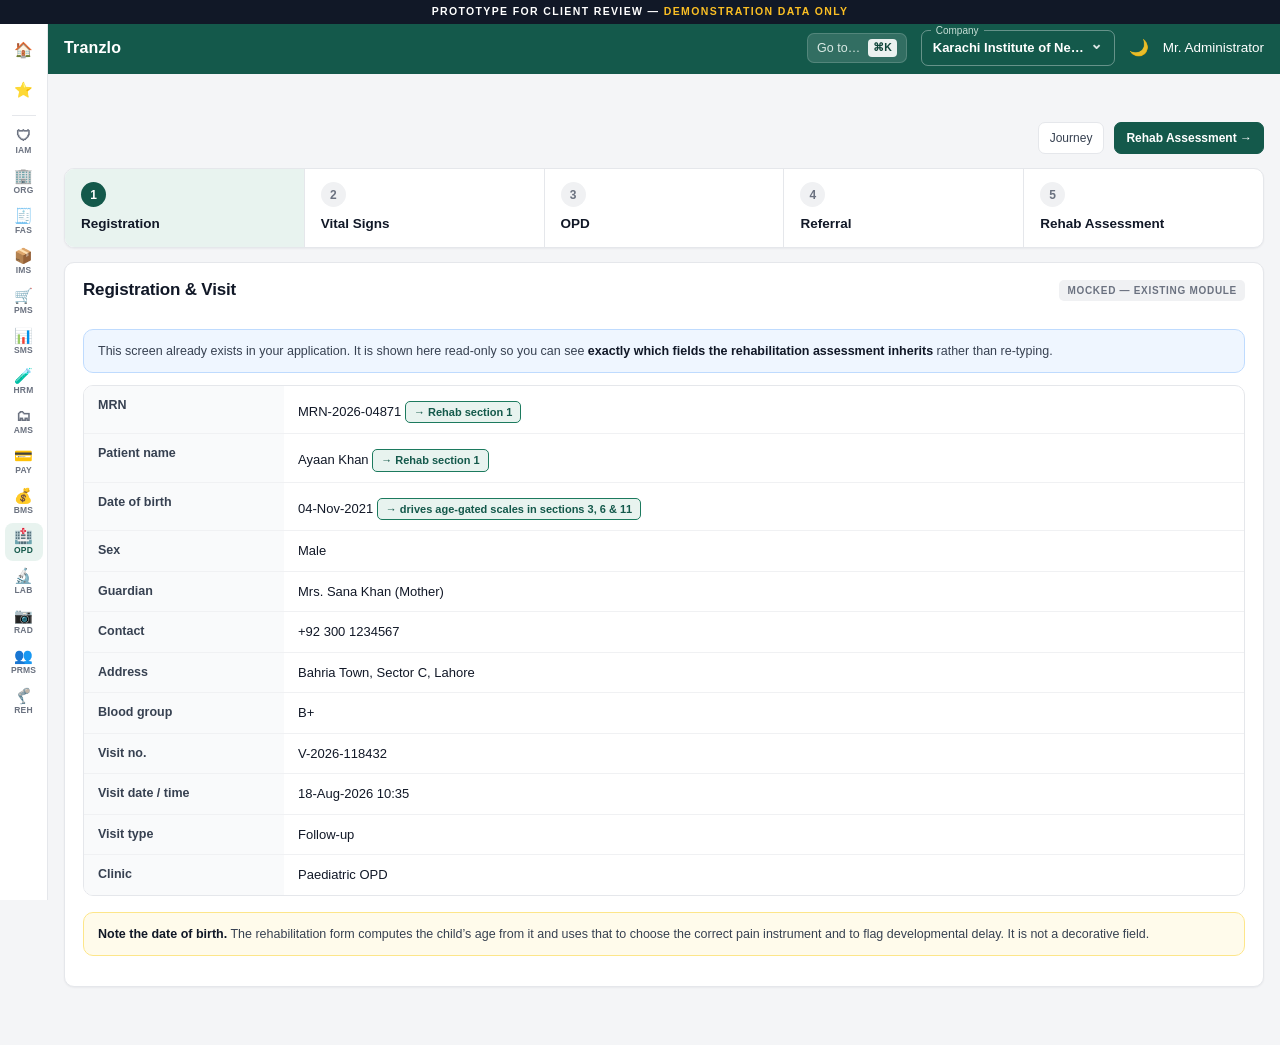
<file: journey/registration.html>
<!doctype html>
<html lang="en">
<head>
<meta charset="utf-8"><meta name="viewport" content="width=device-width, initial-scale=1">
<title>Registration &amp; Visit — Prototype</title>
<link rel="stylesheet" href="../assets/css/theme.css">
<link rel="stylesheet" href="../assets/css/print.css">
</head>
<body>
<div class="proto-ribbon">Prototype for client review — <b>demonstration data only</b></div>
  <span class="crumb">Step 1 of 5 · <b>Registration &amp; Visit</b></span>
  <span class="spacer"></span>
  <a class="btn sm" href="../index.html">Journey</a>
  <a class="btn sm primary" href="../assessment.html">Rehab Assessment →</a>
</div>
<div class="page"><div class="wrap">
  <div class="pagebar">
    <span class="spacer"></span>
    <a class="btn sm" href="../index.html">Journey</a>
    <a class="btn sm primary" href="../assessment.html">Rehab Assessment &rarr;</a>
  </div>
  <div class="jsteps">
    <a class="jstep current" href="registration.html"><div class="n">1</div><div class="t">Registration</div></a>
    <a class="jstep" href="vitals.html"><div class="n">2</div><div class="t">Vital Signs</div></a>
    <a class="jstep" href="opd.html"><div class="n">3</div><div class="t">OPD</div></a>
    <a class="jstep" href="referral.html"><div class="n">4</div><div class="t">Referral</div></a>
    <a class="jstep" href="../assessment.html"><div class="n">5</div><div class="t">Rehab Assessment</div></a>
  </div>
  <section class="card">
    <div class="ch"><h2>Registration &amp; Visit</h2><span class="tag">Mocked — existing module</span></div>
    <div class="cb">

    <div class="callout">This screen already exists in your application. It is shown here read-only so you can see
    <b>exactly which fields the rehabilitation assessment inherits</b> rather than re-typing.</div>
    <div class="kv">
      <div>MRN</div><div>MRN-2026-04871 <span class="flows-to">→ Rehab section 1</span></div>
      <div>Patient name</div><div>Ayaan Khan <span class="flows-to">→ Rehab section 1</span></div>
      <div>Date of birth</div><div>04-Nov-2021 <span class="flows-to">→ drives age-gated scales in sections 3, 6 &amp; 11</span></div>
      <div>Sex</div><div>Male</div>
      <div>Guardian</div><div>Mrs. Sana Khan (Mother)</div>
      <div>Contact</div><div>+92 300 1234567</div>
      <div>Address</div><div>Bahria Town, Sector C, Lahore</div>
      <div>Blood group</div><div>B+</div>
      <div>Visit no.</div><div>V-2026-118432</div>
      <div>Visit date / time</div><div>18-Aug-2026 10:35</div>
      <div>Visit type</div><div>Follow-up</div>
      <div>Clinic</div><div>Paediatric OPD</div>
    </div>
    <div class="callout warn" style="margin-top:16px"><b>Note the date of birth.</b> The rehabilitation form computes the
    child&rsquo;s age from it and uses that to choose the correct pain instrument and to flag developmental delay.
    It is not a decorative field.</div>
    </div>
  </section>
</div></div>
<script src="../assets/js/config.js"></script>
<script src="../assets/js/demo-data.js"></script>
<script src="../assets/js/components.js"></script>
<script>UI.shell({ active: 'OPD', home: '../index.html' });</script>
</body>
</html>
</file>
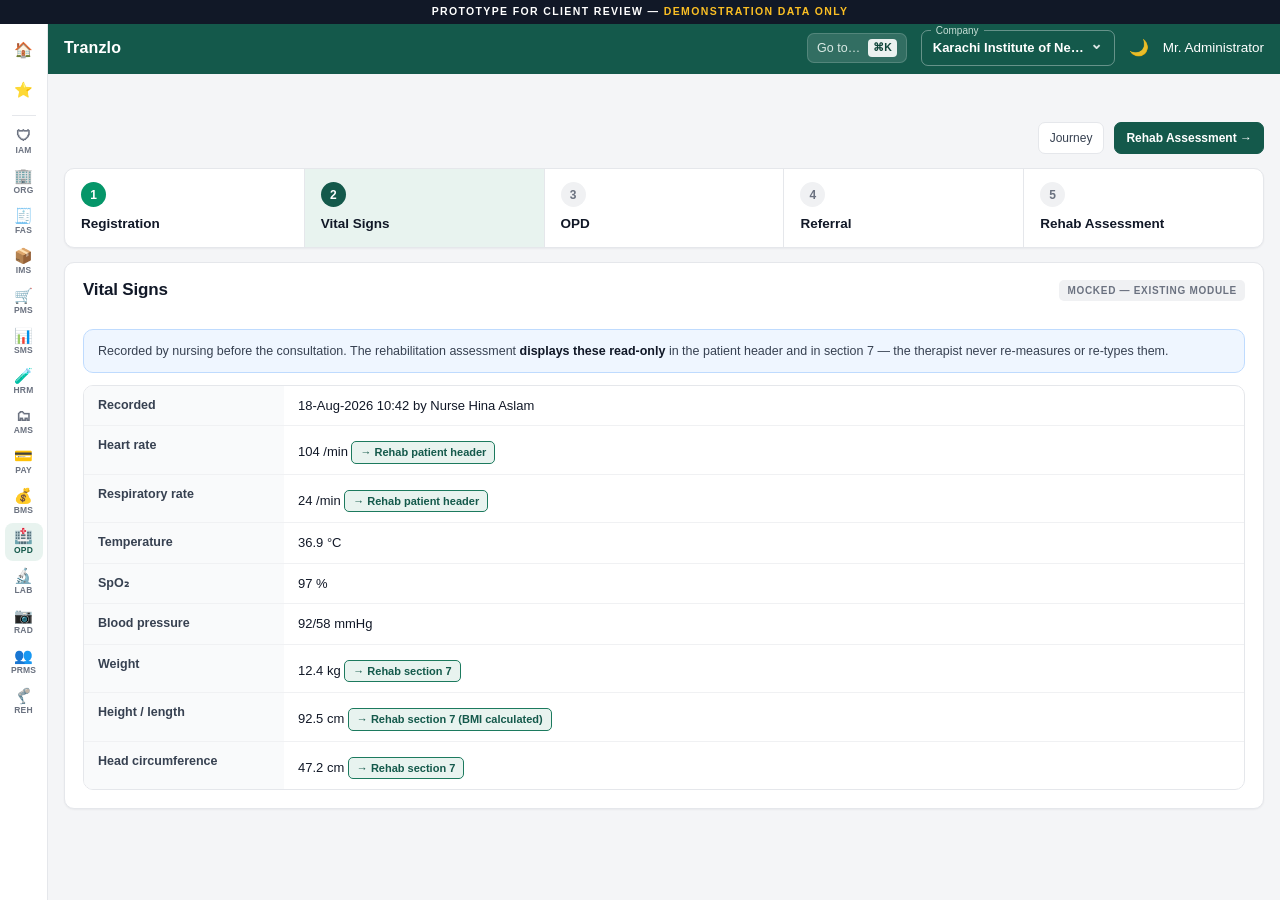
<file: journey/vitals.html>
<!doctype html>
<html lang="en">
<head>
<meta charset="utf-8"><meta name="viewport" content="width=device-width, initial-scale=1">
<title>Vital Signs — Prototype</title>
<link rel="stylesheet" href="../assets/css/theme.css">
<link rel="stylesheet" href="../assets/css/print.css">
</head>
<body>
<div class="proto-ribbon">Prototype for client review — <b>demonstration data only</b></div>
  <span class="crumb">Step 2 of 5 · <b>Vital Signs</b></span>
  <span class="spacer"></span>
  <a class="btn sm" href="../index.html">Journey</a>
  <a class="btn sm primary" href="../assessment.html">Rehab Assessment →</a>
</div>
<div class="page"><div class="wrap">
  <div class="pagebar">
    <span class="spacer"></span>
    <a class="btn sm" href="../index.html">Journey</a>
    <a class="btn sm primary" href="../assessment.html">Rehab Assessment &rarr;</a>
  </div>
  <div class="jsteps">
    <a class="jstep done" href="registration.html"><div class="n">1</div><div class="t">Registration</div></a>
    <a class="jstep current" href="vitals.html"><div class="n">2</div><div class="t">Vital Signs</div></a>
    <a class="jstep" href="opd.html"><div class="n">3</div><div class="t">OPD</div></a>
    <a class="jstep" href="referral.html"><div class="n">4</div><div class="t">Referral</div></a>
    <a class="jstep" href="../assessment.html"><div class="n">5</div><div class="t">Rehab Assessment</div></a>
  </div>
  <section class="card">
    <div class="ch"><h2>Vital Signs</h2><span class="tag">Mocked — existing module</span></div>
    <div class="cb">

    <div class="callout">Recorded by nursing before the consultation. The rehabilitation assessment
    <b>displays these read-only</b> in the patient header and in section 7 — the therapist never re-measures or re-types them.</div>
    <div class="kv">
      <div>Recorded</div><div>18-Aug-2026 10:42 by Nurse Hina Aslam</div>
      <div>Heart rate</div><div>104 /min <span class="flows-to">→ Rehab patient header</span></div>
      <div>Respiratory rate</div><div>24 /min <span class="flows-to">→ Rehab patient header</span></div>
      <div>Temperature</div><div>36.9 &deg;C</div>
      <div>SpO&#8322;</div><div>97 %</div>
      <div>Blood pressure</div><div>92/58 mmHg</div>
      <div>Weight</div><div>12.4 kg <span class="flows-to">→ Rehab section 7</span></div>
      <div>Height / length</div><div>92.5 cm <span class="flows-to">→ Rehab section 7 (BMI calculated)</span></div>
      <div>Head circumference</div><div>47.2 cm <span class="flows-to">→ Rehab section 7</span></div>
    </div>
    </div>
  </section>
</div></div>
<script src="../assets/js/config.js"></script>
<script src="../assets/js/demo-data.js"></script>
<script src="../assets/js/components.js"></script>
<script>UI.shell({ active: 'OPD', home: '../index.html' });</script>
</body>
</html>
</file>
<file: assets/css/theme.css>
/* ==========================================================================
   Rehab Assessment Prototype — Design System
   Matched to the existing Tranzlo OPD layout: dark-green app bar, module
   icon rail, flat white cards stacked on a single scrolling page.
   No framework, no build step.
   ========================================================================== */

:root{
  --brand:#14594b; --brand-dk:#0f4539; --brand-lt:#e8f3ef; --brand-mid:#1c7a5e;
  --ink:#111827; --ink-2:#374151; --muted:#6b7280; --muted-2:#9ca3af;
  --line:#e5e7eb; --line-2:#f0f1f3; --bg:#f4f5f7; --card:#ffffff; --field-bg:#f9fafb;
  --blue:#2563eb; --blue-bg:#eff6ff; --blue-line:#bfdbfe;
  --purple:#7c3aed; --purple-bg:#f5f3ff; --purple-line:#ddd6fe;
  --red:#dc2626; --red-bg:#fef2f2; --red-line:#fecaca;
  --amber:#d97706; --amber-bg:#fffbeb; --amber-line:#fde68a;
  --green:#059669; --green-bg:#ecfdf5; --green-line:#a7f3d0;
  --radius:10px; --radius-sm:7px;
  --shadow:0 1px 2px rgba(16,24,40,.05);
  --shadow-md:0 4px 14px rgba(16,24,40,.09);
  --shadow-lg:0 16px 48px rgba(16,24,40,.18);
  --font:"Segoe UI",-apple-system,BlinkMacSystemFont,Roboto,Helvetica,Arial,sans-serif;
  --side-w:48px; --bar-h:52px;
}

*{box-sizing:border-box}
html,body{margin:0;padding:0}
body{font-family:var(--font);color:var(--ink);background:var(--bg);font-size:14px;line-height:1.5;-webkit-font-smoothing:antialiased}
a{color:var(--brand);text-decoration:none}
h1,h2,h3,h4,h5{margin:0;font-weight:600;letter-spacing:-.01em}

/* ---------- Prototype ribbon ------------------------------------------------ */
.proto-ribbon{
  position:fixed;top:0;left:0;right:0;z-index:80;
  background:#111827;color:#fff;font-size:10.5px;letter-spacing:.13em;text-transform:uppercase;
  text-align:center;padding:4px 10px;font-weight:600;
}
.proto-ribbon b{color:#fbbf24}

/* ---------- Module icon rail ------------------------------------------------- */
.side{
  position:fixed;top:22px;left:0;bottom:0;width:var(--side-w);background:var(--card);
  border-right:1px solid var(--line);z-index:70;display:flex;flex-direction:column;
  align-items:center;padding:8px 0;gap:2px;overflow-y:auto;overflow-x:hidden;
}
.side::-webkit-scrollbar{width:0}
.side a{
  width:38px;min-height:38px;border-radius:8px;display:flex;flex-direction:column;
  align-items:center;justify-content:center;gap:1px;color:var(--muted);flex:none;
  font-size:8.5px;font-weight:700;letter-spacing:.02em;text-align:center;padding:3px 0;
}
.side a .ico{font-size:15px;line-height:1}
.side a:hover{background:var(--line-2);color:var(--ink-2)}
.side a.on{background:var(--brand-lt);color:var(--brand)}
.side a.on .ico{filter:none}
.side .sep{width:24px;height:1px;background:var(--line);margin:5px 0;flex:none}

/* ---------- App bar ----------------------------------------------------------- */
.appbar{
  position:fixed;top:22px;left:var(--side-w);right:0;height:var(--bar-h);z-index:60;
  background:var(--brand);color:#fff;display:flex;align-items:center;gap:14px;padding:0 16px;
}
.appbar .brand{font-size:16px;font-weight:600;letter-spacing:.01em}
.appbar .spacer{flex:1}
.appbar .goto{
  background:rgba(255,255,255,.13);border:1px solid rgba(255,255,255,.16);border-radius:7px;
  padding:5px 9px;font-size:12.5px;color:#dbeae5;display:flex;align-items:center;gap:8px;cursor:pointer;
}
.appbar .goto kbd{background:rgba(255,255,255,.9);color:var(--brand-dk);border-radius:4px;padding:1px 5px;font-size:10.5px;font-family:inherit;font-weight:700}
.appbar .company{
  position:relative;border:1px solid rgba(255,255,255,.35);border-radius:7px;padding:7px 30px 7px 11px;
  font-size:13px;font-weight:600;min-width:190px;cursor:pointer;
}
.appbar .company:after{content:"⌄";position:absolute;right:11px;top:2px;font-size:15px;opacity:.85}
.appbar .company i{
  position:absolute;top:-8px;left:9px;background:var(--brand);padding:0 5px;
  font-size:10px;font-style:normal;font-weight:400;color:#c7ded6;
}
.appbar .usr{font-size:13.5px;font-weight:500}
.appbar .icobtn{font-size:16px;opacity:.9;cursor:pointer}
.appbar .lnk{color:#cfe6de;font-size:12.5px;border:1px solid rgba(255,255,255,.28);border-radius:7px;padding:5px 11px;font-weight:500}
.appbar .lnk:hover{background:rgba(255,255,255,.12);color:#fff}
.appbar .lnk.solid{background:#fff;color:var(--brand);border-color:#fff;font-weight:600}

/* ---------- Page shell --------------------------------------------------------- */
.page{margin:calc(22px + var(--bar-h)) 0 0 var(--side-w);padding:14px 16px 44px}
.wrap{max-width:1320px;margin:0 auto}

/* ---------- Card --------------------------------------------------------------- */
.card{
  background:var(--card);border:1px solid var(--line);border-radius:var(--radius);
  box-shadow:var(--shadow);margin-bottom:14px;overflow:hidden;
}
.card > .ch{
  display:flex;align-items:center;gap:11px;padding:14px 18px 0;
}
.card > .ch h2{font-size:17px;font-weight:600;color:var(--ink);display:flex;align-items:center;gap:9px}
.card > .ch .num{
  width:23px;height:23px;border-radius:6px;background:var(--brand-lt);color:var(--brand);
  display:grid;place-items:center;font-size:11px;font-weight:700;flex:none;
}
.card > .ch .tag{
  margin-left:auto;font-size:10px;font-weight:700;letter-spacing:.07em;text-transform:uppercase;
  border-radius:5px;padding:3px 8px;background:var(--line-2);color:var(--muted);white-space:nowrap;
}
.card > .ch .tag.draft{background:var(--purple-bg);color:var(--purple);border:1px solid var(--purple-line)}
.card > .ch .tag.src{background:var(--brand-lt);color:var(--brand)}
.card > .cb{padding:14px 18px 18px}
.card.hidden{display:none}

.sub{
  font-size:12px;font-weight:700;color:var(--muted);text-transform:uppercase;letter-spacing:.07em;
  margin:22px 0 11px;padding-bottom:7px;border-bottom:1px solid var(--line-2);
}
.sub:first-child{margin-top:0}

/* ---------- Patient header card --------------------------------------------------- */
.pcard{background:var(--card);border:1px solid var(--line);border-radius:var(--radius);box-shadow:var(--shadow);margin-bottom:14px;padding:14px 18px}
.prow1{display:flex;align-items:center;gap:9px;flex-wrap:wrap}
.pname{font-size:19px;font-weight:700;color:var(--ink)}
.badge{font-size:11px;font-weight:700;border-radius:5px;padding:3px 8px;white-space:nowrap}
.badge.mr{background:var(--blue);color:#fff}
.badge.trg{background:var(--green);color:#fff}
.pmeta{margin-left:auto;text-align:right;font-size:12px;color:var(--muted);line-height:1.65}
.pmeta b{color:var(--ink-2);font-weight:600}
.prow2{display:flex;align-items:center;gap:8px;flex-wrap:wrap;margin-top:10px}
.pchip{
  display:inline-flex;align-items:center;gap:6px;border:1px solid var(--line);border-radius:20px;
  padding:4px 12px;font-size:12.5px;color:var(--ink-2);background:var(--card);white-space:nowrap;
}
.pchip .ic{opacity:.7}
.prow3{display:flex;align-items:center;gap:8px;flex-wrap:wrap;margin-top:12px;padding-top:12px;border-top:1px solid var(--line-2)}
.prow3 .spacer{flex:1}

/* ---------- Precaution banner --------------------------------------------------- */
.precaution-banner{
  background:var(--red-bg);border:1px solid var(--red-line);border-left:4px solid var(--red);
  border-radius:var(--radius);padding:9px 14px;margin-bottom:14px;
  display:flex;align-items:center;gap:11px;flex-wrap:wrap;
}
.precaution-banner .pb-label{font-weight:700;color:var(--red);font-size:11.5px;letter-spacing:.06em;text-transform:uppercase;display:flex;align-items:center;gap:6px}
.precaution-banner .pb-items{display:flex;gap:7px;flex-wrap:wrap}
.pb-chip{background:#fff;border:1px solid var(--red-line);color:var(--red);border-radius:6px;padding:3px 10px;font-size:12px;font-weight:600}
.pb-chip small{font-weight:400;color:var(--ink-2);display:block;font-size:11px}
.precaution-banner.empty{display:none}
.precaution-banner.sticky{position:sticky;top:calc(22px + var(--bar-h) + 6px);z-index:30;box-shadow:var(--shadow-md)}

/* ---------- Page title bar ------------------------------------------------------- */
.pagebar{display:flex;align-items:center;gap:10px;flex-wrap:wrap;margin:2px 0 14px}
.pagebar h1{font-size:19px;font-weight:600}
.pagebar .spacer{flex:1}
@media(max-width:760px){.pagebar h1{width:100%}.pagebar .hint{display:none}}

/* jump highlight */
section.card.flash{box-shadow:0 0 0 2px var(--brand-mid),var(--shadow-md);transition:box-shadow .2s}

/* ---------- Toggle Sections dropdown ---------------------------------------------- */
.sec-toggle{position:relative}
.sec-toggle > .tbtn{
  border:1px solid var(--line);background:var(--card);border-radius:var(--radius-sm);
  padding:7px 30px 7px 13px;font-size:13px;font-family:inherit;color:var(--ink-2);cursor:pointer;position:relative;font-weight:500;
}
.sec-toggle > .tbtn:after{content:"⌄";position:absolute;right:11px;top:1px;font-size:15px;color:var(--muted)}
.sec-toggle > .tbtn:hover{border-color:var(--muted-2)}
.sec-menu{
  display:none;position:absolute;right:0;top:calc(100% + 5px);z-index:45;width:320px;max-height:64vh;overflow:auto;
  background:var(--card);border:1px solid var(--line);border-radius:var(--radius);box-shadow:var(--shadow-lg);padding:6px;
}
.sec-toggle.open .sec-menu{display:block}
.sec-menu .mhead{
  display:flex;align-items:center;gap:8px;padding:7px 9px 8px;font-size:10.5px;text-transform:uppercase;
  letter-spacing:.09em;color:var(--muted);font-weight:700;border-bottom:1px solid var(--line-2);margin-bottom:4px;
}
.sec-menu .mhead a{margin-left:auto;font-size:11px;letter-spacing:0;text-transform:none;font-weight:600;cursor:pointer}
.sec-item{display:flex;align-items:center;gap:9px;padding:6px 9px;border-radius:var(--radius-sm);font-size:13px;color:var(--ink-2)}
.sec-item:hover{background:var(--line-2)}
.sec-item input{accent-color:var(--brand);width:15px;height:15px;flex:none;cursor:pointer}
.sec-item .jump{flex:1;cursor:pointer;display:flex;align-items:center;gap:9px;min-width:0}
.sec-item .n{
  width:21px;height:21px;border-radius:5px;background:var(--line-2);color:var(--muted);
  display:grid;place-items:center;font-size:10.5px;font-weight:700;flex:none;
}
.sec-item .t{flex:1;white-space:nowrap;overflow:hidden;text-overflow:ellipsis}
.sec-item.state-partial .n{background:var(--amber-bg);color:var(--amber)}
.sec-item.state-complete .n{background:var(--green-bg);color:var(--green)}
.sec-item.state-error .n{background:var(--red);color:#fff}
.sec-item.is-off .t{color:var(--muted-2)}
.sec-item.is-draft .t:after{
  content:"DRAFT";font-size:8.5px;background:var(--purple-bg);color:var(--purple);border:1px solid var(--purple-line);
  border-radius:4px;padding:1px 4px;margin-left:6px;font-weight:700;letter-spacing:.05em;vertical-align:1px;
}

/* ---------- Form fields ------------------------------------------------------------ */
.grid2{display:grid;grid-template-columns:repeat(2,minmax(0,1fr));gap:14px 18px}
.grid3{display:grid;grid-template-columns:repeat(3,minmax(0,1fr));gap:14px 18px}
.grid4{display:grid;grid-template-columns:repeat(4,minmax(0,1fr));gap:14px 18px}
@media(max-width:1080px){.grid3,.grid4{grid-template-columns:repeat(2,minmax(0,1fr))}}
@media(max-width:660px){.grid2,.grid3,.grid4{grid-template-columns:1fr}}
.span2{grid-column:span 2}
@media(max-width:660px){.span2{grid-column:span 1}}

.field{display:flex;flex-direction:column;gap:5px;min-width:0}
.field > label,.lbl{font-size:12.5px;font-weight:600;color:var(--ink-2);display:flex;align-items:center;gap:6px}
.req:after{content:"*";color:var(--red);font-weight:700;margin-left:2px}
.hint{font-size:11.5px;color:var(--muted);font-weight:400}
input[type=text],input[type=number],input[type=date],input[type=time],select,textarea{
  font-family:inherit;font-size:13.5px;color:var(--ink);background:var(--card);
  border:1px solid var(--line);border-radius:var(--radius-sm);padding:8px 11px;width:100%;
  transition:border-color .12s,box-shadow .12s;
}
textarea{resize:vertical;min-height:70px;line-height:1.5}
input:focus,select:focus,textarea:focus{outline:none;border-color:var(--brand-mid);box-shadow:0 0 0 3px rgba(28,122,94,.13)}
input:read-only,textarea:read-only{background:var(--field-bg);color:var(--ink-2)}
input.invalid,select.invalid,textarea.invalid{border-color:var(--red);background:var(--red-bg)}
.err-msg{font-size:11.5px;color:var(--red);font-weight:600;display:none}
.field.has-error .err-msg{display:block}

.suffix-input{position:relative;display:flex;align-items:center}
.suffix-input input{padding-right:48px}
.suffix-input .sfx{
  position:absolute;right:1px;top:1px;bottom:1px;display:grid;place-items:center;padding:0 10px;
  font-size:12px;font-weight:600;color:var(--muted);background:var(--field-bg);
  border-left:1px solid var(--line);border-radius:0 6px 6px 0;pointer-events:none;min-width:36px;
}

/* option pills */
.pills{display:flex;flex-wrap:wrap;gap:7px}
.pill{
  display:inline-flex;align-items:center;gap:6px;cursor:pointer;user-select:none;
  border:1px solid var(--line);background:var(--card);border-radius:var(--radius-sm);padding:6px 13px;
  font-size:12.5px;color:var(--ink-2);transition:all .12s;
}
.pill:hover{border-color:var(--muted-2);background:var(--field-bg)}
.pill input{display:none}
.pill.on{background:var(--blue);border-color:var(--blue);color:#fff;font-weight:600}
.pill.on.exclusive{background:var(--green);border-color:var(--green)}
.pill.on.danger{background:var(--red);border-color:var(--red)}
.pill .tick{opacity:0;font-size:11px}
.pill.on .tick{opacity:1}
.pills.invalid{outline:2px solid var(--red-line);outline-offset:4px;border-radius:8px}

.radios{display:flex;flex-wrap:wrap;gap:8px}
.radios label{
  display:flex;align-items:center;gap:8px;font-size:12.5px;cursor:pointer;
  border:1px solid var(--line);border-radius:var(--radius-sm);padding:6px 13px;background:var(--card);
}
.radios label:hover{border-color:var(--muted-2)}
.radios input{accent-color:var(--blue);width:14px;height:14px}

/* data chips */
.chipset{display:flex;flex-wrap:wrap;gap:7px;align-items:center}
.dchip{display:inline-flex;align-items:center;gap:7px;border-radius:var(--radius-sm);padding:5px 8px 5px 11px;font-size:12.5px;font-weight:500;border:1px solid var(--line);background:var(--card)}
.dchip .x{cursor:pointer;color:var(--muted-2);font-weight:700;padding:0 3px;border-radius:3px}
.dchip .x:hover{background:var(--red-bg);color:var(--red)}
.dchip.sev-high{background:var(--red-bg);border-color:var(--red-line);color:var(--red);font-weight:600}
.dchip.sev-med{background:var(--amber-bg);border-color:var(--amber-line);color:var(--amber);font-weight:600}
.dchip.sev-low{background:var(--blue-bg);border-color:var(--blue-line);color:var(--blue)}

/* ---------- Buttons ------------------------------------------------------------------ */
.btn{
  font-family:inherit;font-size:13px;font-weight:500;border-radius:var(--radius-sm);padding:8px 15px;
  border:1px solid var(--line);background:var(--card);color:var(--ink-2);cursor:pointer;
  display:inline-flex;align-items:center;gap:7px;transition:all .12s;white-space:nowrap;
}
.btn:hover{border-color:var(--muted-2);background:var(--field-bg)}
.btn.primary{background:var(--brand);border-color:var(--brand);color:#fff;font-weight:600}
.btn.primary:hover{background:var(--brand-dk);border-color:var(--brand-dk);color:#fff}
.btn.blue{background:var(--blue);border-color:var(--blue);color:#fff;font-weight:600}
.btn.blue:hover{background:#1d4ed8;border-color:#1d4ed8;color:#fff}
.btn.purple{background:var(--purple);border-color:var(--purple);color:#fff;font-weight:600}
.btn.purple:hover{background:#6d28d9;border-color:#6d28d9;color:#fff}
.btn.save{background:var(--brand-mid);border-color:var(--brand-mid);color:#fff;font-weight:600}
.btn.sm{font-size:12px;padding:6px 11px}
.btn.danger{color:var(--red);border-color:var(--red-line)}
.btn.danger:hover{background:var(--red-bg);border-color:var(--red);color:var(--red)}
.btn:disabled{opacity:.45;cursor:not-allowed}

/* ---------- Toggle buttons (change notes / comparison) --------------------------- */
.btn.tgl{border-style:dashed}
.btn.tgl .cnt{
  background:var(--line-2);color:var(--muted);border-radius:20px;padding:0 7px;
  font-size:10.5px;font-weight:700;line-height:17px;
}
.btn.tgl.on{background:var(--purple);border-color:var(--purple);color:#fff;border-style:solid;font-weight:600}
.btn.tgl.on:hover{background:#6d28d9;border-color:#6d28d9;color:#fff}
.btn.tgl.on .cnt{background:rgba(255,255,255,.25);color:#fff}
#btnCompare.on{background:var(--blue);border-color:var(--blue);color:#fff}
#btnCompare.on:hover{background:#1d4ed8;border-color:#1d4ed8}

/* ---------- Change notes ----------------------------------------------------------- */
.change-note{border:1px solid var(--purple-line);background:var(--purple-bg);border-radius:var(--radius);margin:14px 0;overflow:hidden}
.change-note > summary{cursor:pointer;padding:9px 14px;font-size:12.5px;font-weight:600;color:var(--purple);display:flex;align-items:center;gap:9px;list-style:none}
.change-note > summary::-webkit-details-marker{display:none}
.change-note > summary:before{content:"CHANGE";font-size:9px;letter-spacing:.09em;background:var(--purple);color:#fff;border-radius:4px;padding:2px 6px;font-weight:700}
.change-note > summary:after{content:"›";margin-left:auto;font-size:17px;transition:transform .15s}
.change-note[open] > summary:after{transform:rotate(90deg)}
.change-note .cn-body{padding:0 14px 13px;font-size:12.5px;color:var(--ink-2);line-height:1.65}
.change-note .cn-body p{margin:6px 0}
.change-note .cn-body .cn-k{font-weight:700;color:var(--purple);text-transform:uppercase;font-size:10px;letter-spacing:.08em}
body.hide-notes .change-note{display:none}

.callout{border:1px solid var(--blue-line);background:var(--blue-bg);border-radius:var(--radius);padding:11px 14px;font-size:12.5px;color:var(--ink-2);margin:12px 0;line-height:1.6}
.callout.draft{border-color:var(--purple-line);background:var(--purple-bg)}
.callout.warn{border-color:var(--amber-line);background:var(--amber-bg)}
.callout b{color:var(--ink)}

/* ---------- Inherited field --------------------------------------------------------- */
.inherited{background:var(--field-bg);border:1px solid var(--line);border-left:3px solid var(--brand-mid);border-radius:var(--radius-sm);padding:11px 13px}
.inherited .src{display:flex;align-items:center;gap:7px;font-size:10.5px;text-transform:uppercase;letter-spacing:.07em;font-weight:700;color:var(--brand);margin-bottom:5px}
.inherited .src .dot{width:6px;height:6px;border-radius:50%;background:var(--brand-mid);flex:none}
.inherited .val{font-size:14px;font-weight:600;color:var(--ink)}
.inherited .val.multi{font-weight:400;font-size:13px;line-height:1.6}
.inherited .amend{margin-left:auto;font-size:11px;color:var(--blue);cursor:pointer;font-weight:600;white-space:nowrap}
.inherited .amend:hover{text-decoration:underline}

/* ---------- Reference tables --------------------------------------------------------- */
details.ref{border:1px solid var(--line);border-radius:var(--radius);margin-bottom:14px;background:var(--card)}
details.ref > summary{cursor:pointer;padding:9px 14px;font-size:12.5px;font-weight:600;color:var(--ink-2);background:var(--field-bg);border-radius:var(--radius);list-style:none;display:flex;gap:8px;align-items:center}
details.ref[open] > summary{border-radius:var(--radius) var(--radius) 0 0;border-bottom:1px solid var(--line)}
details.ref > summary::-webkit-details-marker{display:none}
details.ref > summary:after{content:"›";margin-left:auto;font-size:17px;transition:transform .15s}
details.ref[open] > summary:after{transform:rotate(90deg)}
table.ref-tbl{width:100%;border-collapse:collapse;font-size:12.5px}
table.ref-tbl th{background:var(--field-bg);color:var(--ink-2);text-align:left;padding:8px 13px;font-weight:700;border-bottom:1px solid var(--line)}
table.ref-tbl th:first-child{width:80px;text-align:center}
table.ref-tbl td{padding:7px 13px;border-top:1px solid var(--line-2);color:var(--ink-2)}
table.ref-tbl td:first-child{text-align:center;font-weight:700;color:var(--ink)}

/* ---------- Catalogue picker + dynamic grid ------------------------------------------- */
.picker-bar{display:flex;align-items:center;gap:10px;flex-wrap:wrap;background:var(--field-bg);border:1px solid var(--line);border-radius:var(--radius);padding:11px 13px;margin-bottom:12px}
.picker-bar .pb-title{font-size:12.5px;font-weight:600;color:var(--ink-2)}
.picker-bar .count{background:var(--brand);color:#fff;border-radius:20px;padding:2px 10px;font-size:11.5px;font-weight:700}
.picker-bar .presets{display:flex;gap:6px;flex-wrap:wrap;margin-left:auto;align-items:center}
.preset-btn{font-size:11.5px;border:1px solid var(--line);color:var(--ink-2);background:var(--card);border-radius:20px;padding:4px 12px;cursor:pointer;font-weight:500;font-family:inherit}
.preset-btn:hover{background:var(--brand);color:#fff;border-color:var(--brand)}

.grid-legend{display:flex;flex-wrap:wrap;gap:6px 20px;align-items:center;font-size:11.5px;color:var(--muted);margin:-4px 0 12px;padding:8px 12px;background:var(--field-bg);border:1px solid var(--line-2);border-radius:var(--radius)}
.grid-legend > span{display:inline-flex;align-items:center;gap:6px}
.grid-legend b{color:var(--ink-2)}
.grid-legend .lg-nt{background:var(--amber);color:#fff;border-radius:4px;padding:1px 6px;font-size:9.5px;font-weight:700}
.grid-legend .lg-icon{border:1px solid var(--line);border-radius:4px;padding:0 5px;background:var(--card);color:var(--ink-2);font-size:11px}

.grid-wrap{border:1px solid var(--line);border-radius:var(--radius);overflow:auto;max-width:100%;background:var(--card)}
table.dgrid{width:100%;border-collapse:separate;border-spacing:0;font-size:12.5px;min-width:760px}
table.dgrid thead th{background:var(--field-bg);color:var(--ink-2);font-weight:700;text-align:left;padding:9px 10px;position:sticky;top:0;z-index:2;white-space:nowrap;font-size:11.5px;border-bottom:1px solid var(--line)}
table.dgrid thead th.grp{text-align:center;font-size:10.5px;letter-spacing:.08em;color:var(--muted);border-bottom:1px solid var(--line-2)}
table.dgrid td{padding:5px 8px;border-bottom:1px solid var(--line-2);vertical-align:middle}
table.dgrid tbody tr:hover td{background:#fbfcfd}
table.dgrid td.rowname,table.dgrid th.rowname{position:sticky;left:0;background:var(--card);z-index:1;font-weight:600;color:var(--ink);border-right:1px solid var(--line);min-width:184px}
table.dgrid thead th.rowname{background:var(--field-bg);z-index:3}
table.dgrid tbody tr:hover td.rowname{background:#fbfcfd}
table.dgrid td.rowname small{display:block;font-weight:400;color:var(--muted);font-size:10.5px}
table.dgrid td.rowname small.overdue{color:var(--amber);font-weight:600}
.region-row td{background:var(--field-bg)!important;font-size:10.5px;font-weight:700;color:var(--muted);text-transform:uppercase;letter-spacing:.09em;padding:5px 10px!important}
.grid-empty{padding:34px 20px;text-align:center;color:var(--muted);font-size:13px;border:1px dashed var(--line);border-radius:var(--radius);background:var(--field-bg)}
.grid-empty b{display:block;color:var(--ink-2);font-size:14px;margin-bottom:5px}

.mcell{display:flex;align-items:center;gap:4px}
.mcell .suffix-input{flex:1;min-width:74px}
.mcell .suffix-input input{padding:5px 30px 5px 8px;font-size:13px;text-align:center}
.mcell .suffix-input .sfx{min-width:24px;padding:0 5px;font-size:10.5px}
.mcell select.grade{padding:5px 6px;font-size:13px;text-align:center}
.nt-btn{flex:none;width:25px;height:25px;border-radius:5px;border:1px solid var(--line);background:var(--card);color:var(--muted);font-size:9.5px;font-weight:700;cursor:pointer;font-family:inherit}
.nt-btn:hover{border-color:var(--amber);color:var(--amber);background:var(--amber-bg)}
.mcell.nt .nt-btn{background:var(--amber);border-color:var(--amber);color:#fff}
.mcell.nt .suffix-input,.mcell.nt select.grade{display:none}
.nt-reason{display:none;flex:1;font-size:11.5px;padding:5px 6px;border-color:var(--amber-line);background:var(--amber-bg);color:var(--amber);font-weight:600}
.mcell.nt .nt-reason{display:block}
.nt-reason.needs-reason{border-color:var(--red);background:var(--red-bg);color:var(--red);animation:nudge .35s ease}
@keyframes nudge{0%,100%{transform:translateX(0)}25%{transform:translateX(-3px)}75%{transform:translateX(3px)}}
.mcell .prev{font-size:10px;color:var(--muted);white-space:nowrap}
.mcell input.out-of-range{border-color:var(--amber);background:var(--amber-bg)}

.row-tools{display:flex;gap:3px}
.icon-btn{width:25px;height:25px;border-radius:5px;border:1px solid transparent;background:transparent;color:var(--muted);cursor:pointer;font-size:13px;line-height:1;font-family:inherit}
.icon-btn:hover{background:var(--line-2);color:var(--ink)}
.icon-btn.del:hover{background:var(--red-bg);color:var(--red)}

/* ---------- Modal --------------------------------------------------------------------- */
.modal-back{position:fixed;inset:0;background:rgba(17,24,39,.5);z-index:100;display:none;align-items:center;justify-content:center;padding:20px}
.modal-back.open{display:flex}
.modal{background:var(--card);border-radius:var(--radius);box-shadow:var(--shadow-lg);width:100%;max-width:760px;max-height:88vh;display:flex;flex-direction:column;overflow:hidden}
.modal header{padding:15px 18px;border-bottom:1px solid var(--line);display:flex;align-items:center;gap:12px}
.modal header h3{font-size:15.5px}
.modal header .close{margin-left:auto;font-size:21px;cursor:pointer;color:var(--muted);line-height:1}
.modal .mbody{padding:14px 18px;overflow:auto;flex:1}
.modal footer{padding:12px 18px;border-top:1px solid var(--line);display:flex;gap:9px;align-items:center;background:var(--field-bg)}
.modal footer .spacer{flex:1}
.search-box{position:relative;margin-bottom:12px}
.search-box input{padding-left:33px}
.search-box:before{content:"⌕";position:absolute;left:12px;top:6px;font-size:16px;color:var(--muted)}
.cat-group{margin-bottom:14px}
.cat-group h5{font-size:10.5px;text-transform:uppercase;letter-spacing:.09em;color:var(--muted);margin:0 0 7px;display:flex;align-items:center;gap:9px;font-weight:700}
.cat-group h5 .all{font-size:10.5px;color:var(--blue);cursor:pointer;letter-spacing:0;text-transform:none;font-weight:600}
.cat-list{display:grid;grid-template-columns:repeat(auto-fill,minmax(218px,1fr));gap:5px}
.cat-item{display:flex;align-items:center;gap:8px;padding:7px 10px;border:1px solid var(--line);border-radius:var(--radius-sm);font-size:12.5px;cursor:pointer;background:var(--card)}
.cat-item:hover{border-color:var(--muted-2);background:var(--field-bg)}
.cat-item input{accent-color:var(--brand);width:15px;height:15px}
.cat-item.sel{background:var(--brand-lt);border-color:var(--brand-mid);font-weight:600}
.cat-item .norm{margin-left:auto;font-size:10.5px;color:var(--muted);font-weight:400}

/* ---------- Milestone field ------------------------------------------------------------- */
.milestone{display:flex;flex-direction:column;gap:5px}
.ms-row{display:flex;gap:7px;align-items:center}
.ms-row .suffix-input{flex:1}
.ms-flag{font-size:10.5px;font-weight:700;border-radius:5px;padding:3px 8px;white-space:nowrap;border:1px solid transparent;display:none}
.ms-flag.show{display:inline-block}
.ms-flag.ok{background:var(--green-bg);color:var(--green);border-color:var(--green-line)}
.ms-flag.mild{background:var(--amber-bg);color:var(--amber);border-color:var(--amber-line)}
.ms-flag.delay{background:var(--red-bg);color:var(--red);border-color:var(--red-line)}
.ms-na{display:flex;align-items:center;gap:6px;font-size:11.5px;color:var(--muted);cursor:pointer}
.ms-na input{accent-color:var(--red)}
.milestone.na .suffix-input{opacity:.4;pointer-events:none}

/* ---------- Repeater rows ----------------------------------------------------------------- */
.rep-row{display:grid;gap:9px;align-items:end;padding:11px;border:1px solid var(--line);border-radius:var(--radius-sm);margin-bottom:8px;background:var(--field-bg)}
.rep-row .rm{justify-self:end}

/* ---------- Sticky footer ------------------------------------------------------------------ */
.actionbar{position:fixed;bottom:0;left:var(--side-w);right:0;background:var(--card);border-top:1px solid var(--line);box-shadow:0 -2px 12px rgba(16,24,40,.07);padding:9px 18px;display:flex;align-items:center;gap:12px;z-index:50}
.actionbar .spacer{flex:1}
.save-state{font-size:11.5px;color:var(--muted);display:flex;align-items:center;gap:6px}
.save-state .dot{width:7px;height:7px;border-radius:50%;background:var(--green)}
.progress-mini{display:flex;align-items:center;gap:9px;font-size:11.5px;color:var(--muted)}
.progress-mini .bar{width:120px;height:6px;border-radius:4px;background:var(--line-2);overflow:hidden}
.progress-mini .bar i{display:block;height:100%;background:var(--brand-mid);width:0;transition:width .25s}

/* ---------- Validation summary ---------------------------------------------------------------- */
.vsummary{border:1px solid var(--red-line);background:var(--red-bg);border-radius:var(--radius);padding:14px 16px;margin-bottom:14px;display:none}
.vsummary.show{display:block}
.vsummary h4{color:var(--red);font-size:14px;margin-bottom:8px}
.vsummary ul{margin:0;padding-left:18px;columns:2;column-gap:26px}
@media(max-width:820px){.vsummary ul{columns:1}}
.vsummary li{font-size:12.5px;margin:3px 0;break-inside:avoid}
.vsummary a{color:var(--red);cursor:pointer;text-decoration:underline}

/* ---------- Placeholder cards -------------------------------------------------------------------- */
.ph-grid{display:grid;grid-template-columns:repeat(auto-fill,minmax(244px,1fr));gap:12px}
.ph-card{border:1px dashed var(--line);border-radius:var(--radius);padding:14px;background:var(--field-bg)}
.ph-card h5{font-size:13px;color:var(--ink-2);margin-bottom:5px;display:flex;align-items:center;gap:8px;font-weight:600}
.ph-card h5 .n{width:21px;height:21px;border-radius:5px;background:var(--line);color:var(--muted);display:grid;place-items:center;font-size:10.5px;font-weight:700;flex:none}
.ph-card p{margin:0;font-size:12px;color:var(--muted);line-height:1.5}

/* ---------- Journey pages -------------------------------------------------------------------------- */
.jsteps{display:flex;gap:0;margin-bottom:14px;flex-wrap:wrap;background:var(--card);border:1px solid var(--line);border-radius:var(--radius);overflow:hidden;box-shadow:var(--shadow)}
.jstep{flex:1;min-width:168px;padding:13px 16px;position:relative;color:inherit;display:block;border-right:1px solid var(--line)}
.jstep:last-child{border-right:none}
.jstep:hover{background:var(--field-bg)}
.jstep .n{width:25px;height:25px;border-radius:50%;background:var(--line-2);color:var(--muted);display:grid;place-items:center;font-weight:700;font-size:12px;margin-bottom:7px}
.jstep .t{font-weight:600;font-size:13.5px;color:var(--ink)}
.jstep .d{font-size:11.5px;color:var(--muted);margin-top:3px}
.jstep .tag{position:absolute;top:11px;right:13px;font-size:9px;letter-spacing:.08em;font-weight:700;text-transform:uppercase;border-radius:4px;padding:2px 6px;background:var(--line-2);color:var(--muted)}
.jstep.current{background:var(--brand-lt)}
.jstep.current .n{background:var(--brand);color:#fff}
.jstep.current .tag{background:var(--brand);color:#fff}
.jstep.done .n{background:var(--green);color:#fff}
.jstep.done .tag{background:var(--green-bg);color:var(--green)}

.kv{display:grid;grid-template-columns:200px 1fr;border:1px solid var(--line);border-radius:var(--radius);overflow:hidden}
.kv > div{padding:10px 14px;border-bottom:1px solid var(--line-2);font-size:13px}
.kv > div:nth-child(odd){background:var(--field-bg);font-weight:600;color:var(--ink-2);font-size:12.5px}
.kv > div:nth-last-child(-n+2){border-bottom:none}
@media(max-width:640px){.kv{grid-template-columns:1fr}.kv>div:nth-child(odd){border-bottom:none}}
.flows-to{background:var(--brand-lt);border:1px solid var(--brand-mid);border-radius:5px;padding:2px 8px;font-size:11px;color:var(--brand);font-weight:600;display:inline-block;margin-top:5px}

.toolbar-toggle{display:flex;align-items:center;gap:7px;font-size:12.5px;color:var(--ink-2);cursor:pointer;user-select:none;border:1px solid var(--line);background:var(--card);border-radius:var(--radius-sm);padding:7px 12px}
.toolbar-toggle input{accent-color:var(--brand);width:15px;height:15px}
</file>
<file: assets/css/print.css>
/* ==========================================================================
   Print stylesheet (C14) — clean A4 clinical record.
   Rule: print what was RECORDED, not the empty form.
   ========================================================================== */
@media print{
  @page{size:A4 portrait; margin:12mm 10mm 14mm}

  .proto-ribbon,.appbar,.side,.pagebar,.actionbar,.picker-bar,.modal-back,
  .change-note,.callout,.btn,.icon-btn,.nt-btn,.row-tools,
  .vsummary,.ph-grid,details.ref,.progress-mini,.save-state,
  .grid-legend{display:none!important}

  body{background:#fff;font-size:10.5pt;color:#000}
  .page{margin:0;padding:0}
  .wrap{max-width:none}

  section.card{
    display:block;page-break-inside:auto;border:1px solid #bbb;border-radius:0;
    box-shadow:none;margin-bottom:10px;
  }
  section.card.hidden{display:none}
  .card > .ch{
    padding:5px 10px;page-break-after:avoid;border-bottom:1px solid #ccc;
    background:#eef2f1!important;-webkit-print-color-adjust:exact;print-color-adjust:exact;
  }
  .card > .ch h2{font-size:11pt}
  .card > .ch .num{background:#14594b!important;color:#fff!important;-webkit-print-color-adjust:exact;print-color-adjust:exact}
  .card > .cb{padding:8px 10px}

  .pcard{border:none;border-bottom:2px solid #14594b;border-radius:0;box-shadow:none;padding:0 0 8px;margin-bottom:10px}
  .prow3{display:none}
  .pmeta{margin-left:auto}
  .precaution-banner{
    position:static!important;box-shadow:none!important;
    background:#fdeceb!important;-webkit-print-color-adjust:exact;print-color-adjust:exact;
    border:2px solid #b02a1f;page-break-inside:avoid;
  }

  /* hide empty inputs & unselected options — C14 */
  input:not([type=checkbox]):not([type=radio]).is-empty,
  textarea.is-empty,select.is-empty{display:none}
  .field.is-empty{display:none}
  .pill:not(.on){display:none}
  .pill.on{background:#fff!important;color:#000!important;border:1px solid #333!important;font-weight:700}
  .pill .tick{display:none}
  .pills:empty{display:none}
  .radios label.unchecked{display:none}

  input,select,textarea{border:none!important;border-bottom:1px solid #999!important;border-radius:0!important;padding:1px 2px!important;background:#fff!important}
  .suffix-input .sfx{background:none!important;border:none!important;position:static;padding:0 0 0 2px}
  .suffix-input{display:inline-flex}

  .grid-wrap{overflow:visible;border:1px solid #999}
  table.dgrid{min-width:0;font-size:9pt;page-break-inside:auto}
  table.dgrid thead th{
    background:#eef2f1!important;-webkit-print-color-adjust:exact;print-color-adjust:exact;color:#111!important;
    position:static;padding:4px 6px;border-bottom:1px solid #999;
  }
  table.dgrid td{padding:3px 6px}
  table.dgrid td.rowname{position:static}
  table.dgrid tr{page-break-inside:avoid}
  .grid-empty{display:none}

  .inherited{background:#f6f7f8!important;-webkit-print-color-adjust:exact;print-color-adjust:exact;border:1px solid #bbb}

  /* signature block appended on print */
  .print-only{display:block!important}
  .signblock{
    display:grid!important;grid-template-columns:1fr 1fr;gap:26px;margin-top:26px;
    page-break-inside:avoid;
  }
  .signblock .sig{border-top:1px solid #000;padding-top:5px;font-size:9pt}
  .print-foot{
    position:fixed;bottom:0;left:0;right:0;font-size:8pt;color:#555;
    border-top:1px solid #ccc;padding-top:3px;display:flex;justify-content:space-between;
  }
}
.print-only{display:none}
</file>
